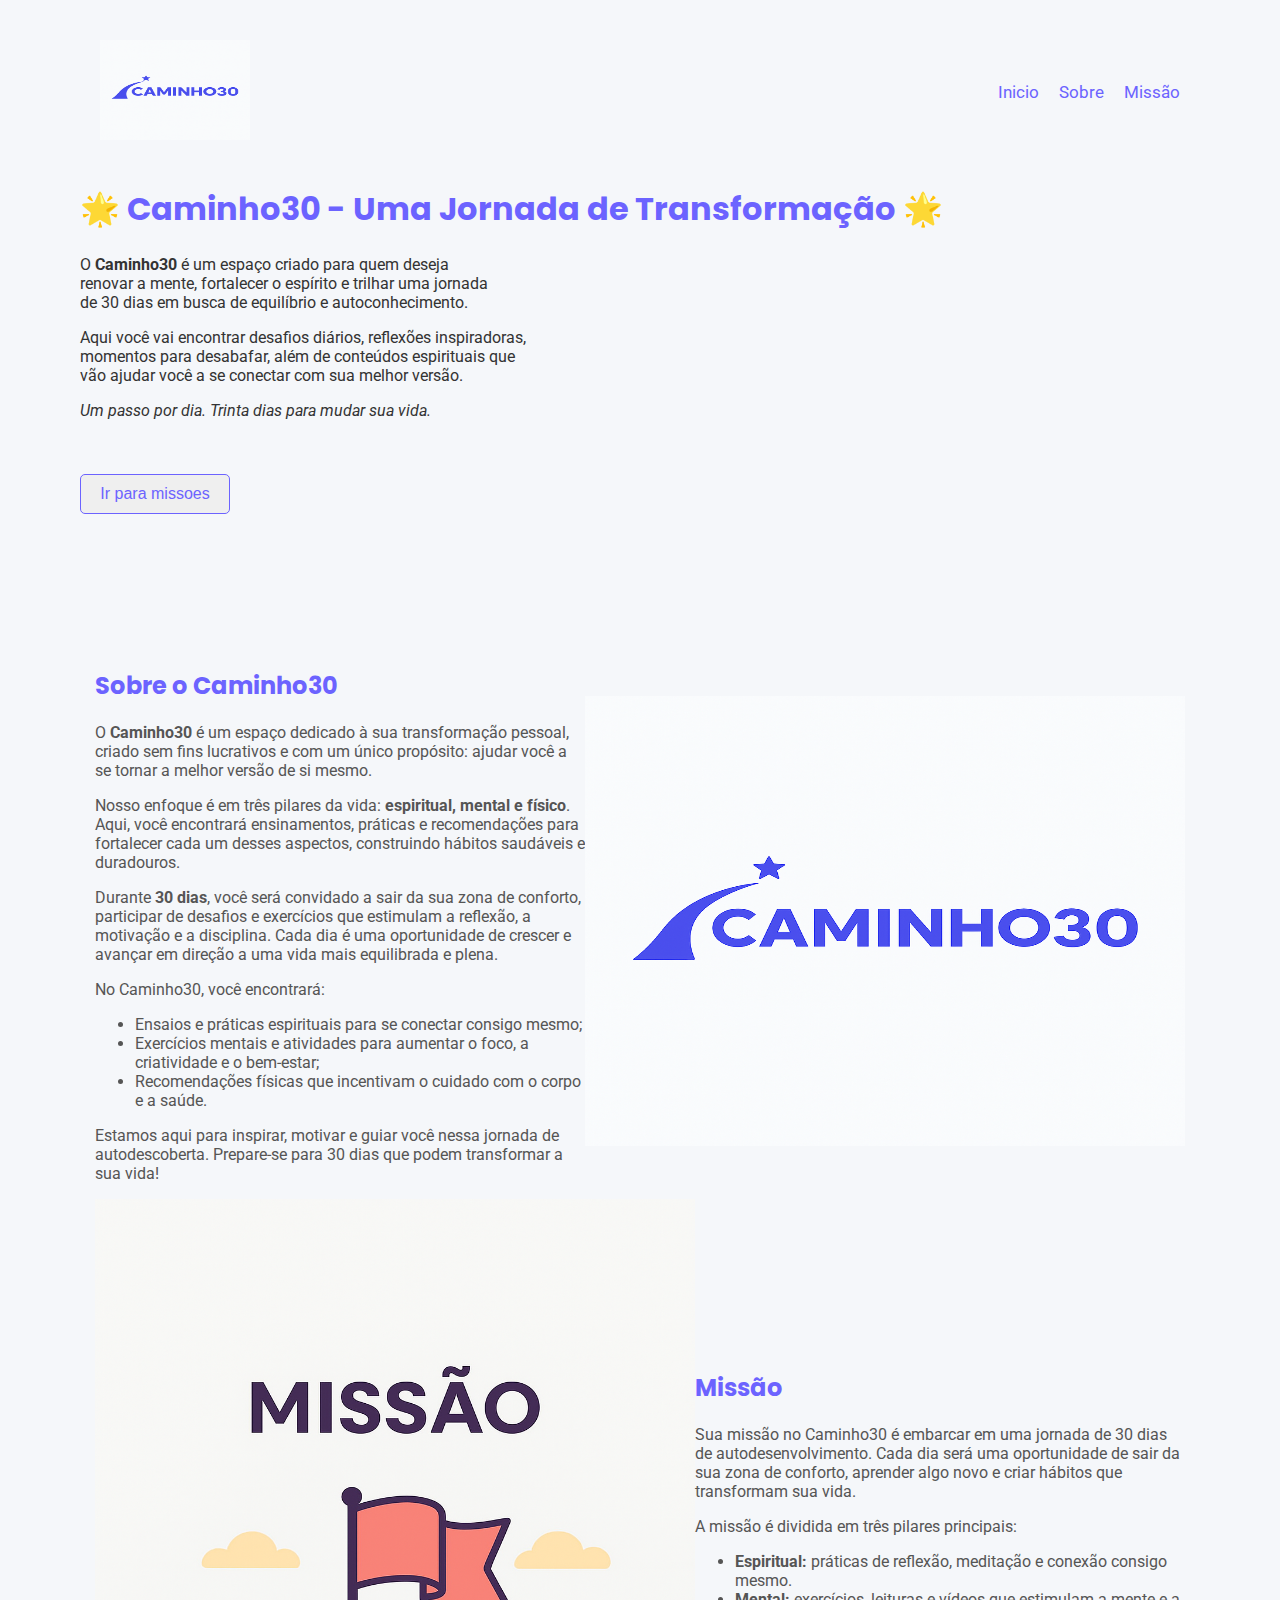
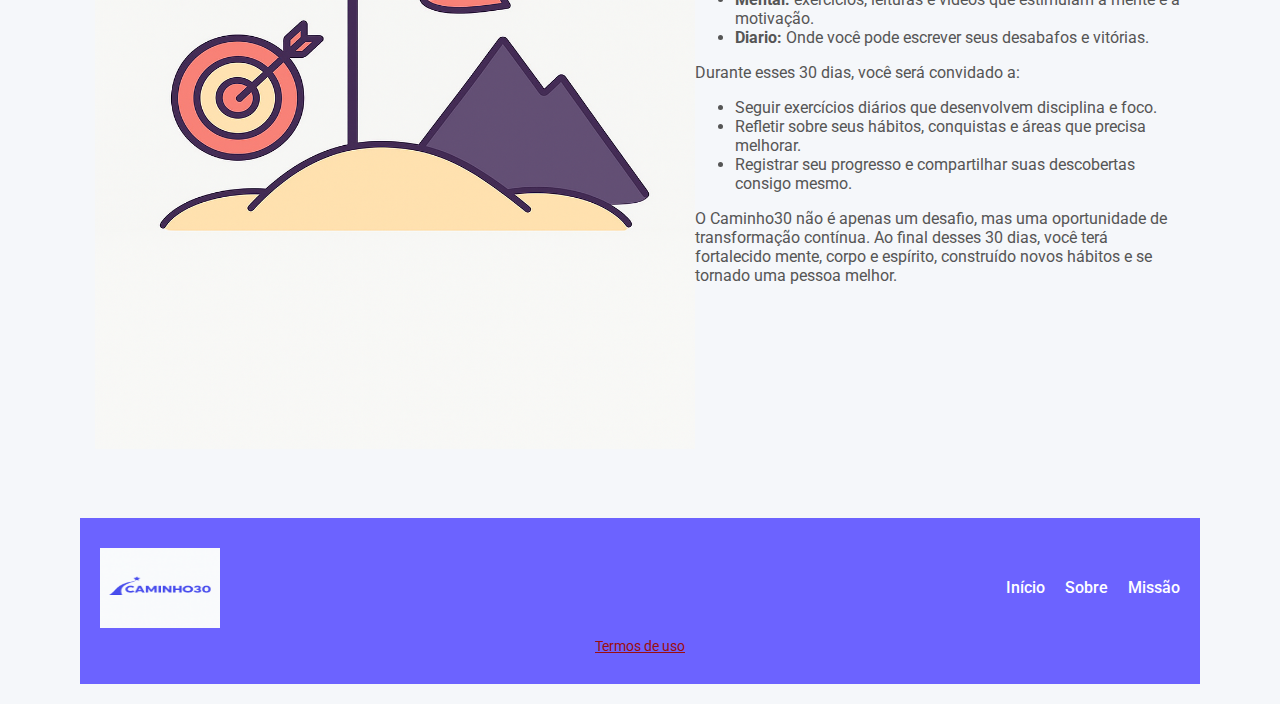
<file: index.html>
<!DOCTYPE html>
<html lang="pt-br">
<head>
    <meta charset="UTF-8">
    <meta name="viewport" content="width=device-width, initial-scale=1.0">
    <title>Caminho30</title>
    <link rel="icon" type="imge/png" href="img/favicon.png">
    <link rel="stylesheet" href="style.css">
</head>
<body>
    <header id="inicio">
     <nav class="navbar">
    <div class="logo">
        <a href="#inicio">
            <img src="img/Logo-caminho30.png" alt="Logo Caminho30" width="150" height="100">
        </a>
    </div>

    <ul class="menu">
        <li><a href="#inicio">Inicio</a></li>
        <li><a href="#sobre">Sobre</a></li>
        <li><a href="#missao">Missão</a></li>
    </ul>

    <div class="hamburger" onclick="document.querySelector('.menu').classList.toggle('open')">
        &#9776;
    </div>
</nav>

        <h1>🌟 Caminho30 - Uma Jornada de Transformação 🌟</h1>
  
  <p>
    O <strong>Caminho30</strong> é um espaço criado para quem deseja <br>
    renovar a mente, fortalecer o espírito e trilhar uma jornada <br>
    de 30 dias em busca de equilíbrio e autoconhecimento.  
  </p>

  <p>
    Aqui você vai encontrar desafios diários, reflexões inspiradoras, <br>
    momentos para desabafar, além de conteúdos espirituais que <br>
    vão ajudar você a se conectar com sua melhor versão.  
  </p>

  <p>
    <em>Um passo por dia. Trinta dias para mudar sua vida.</em>
  </p><br><br>
    <button class="btn-missoes" id="btn-missoes">Ir para missoes</button>
    </header><br>

    <main>
        <div class="dividir-secoes1">
      <section id="sobre">
  <h2>Sobre o Caminho30</h2>
  <p>
    O <strong>Caminho30</strong> é um espaço dedicado à sua transformação pessoal, criado sem fins lucrativos e com um único propósito: ajudar você a se tornar a melhor versão de si mesmo.
  </p>
  <p>
    Nosso enfoque é em três pilares da vida: <strong>espiritual, mental e físico</strong>. Aqui, você encontrará ensinamentos, práticas e recomendações para fortalecer cada um desses aspectos, construindo hábitos saudáveis e duradouros.
  </p>
  <p>
    Durante <strong>30 dias</strong>, você será convidado a sair da sua zona de conforto, participar de desafios e exercícios que estimulam a reflexão, a motivação e a disciplina. Cada dia é uma oportunidade de crescer e avançar em direção a uma vida mais equilibrada e plena.
  </p>
  <p>
    No Caminho30, você encontrará: 
    <ul>
      <li>Ensaios e práticas espirituais para se conectar consigo mesmo;</li>
      <li>Exercícios mentais e atividades para aumentar o foco, a criatividade e o bem-estar;</li>
      <li>Recomendações físicas que incentivam o cuidado com o corpo e a saúde.</li>
    </ul>
  </p>
  <p>
    Estamos aqui para inspirar, motivar e guiar você nessa jornada de autodescoberta. Prepare-se para 30 dias que podem transformar a sua vida!
  </p>
</section><br>
<section class="img">
    <img src="img/Logo-caminho30.png" alt="ggg" width="600px" height="450px">
</section><br>
</div>

<div class="dividir-secoes2">
    <section class="secao-img">
       <img src="img/img-missao.png" alt="foto montanha com bandeira vermelha e alvo, algo relacionado a foto e missão cumprida" width="600px" height="850px"> 
    </section><br>

    <section id="missao">
  <h2>Missão</h2>
  <p>
    Sua missão no Caminho30 é embarcar em uma jornada de 30 dias de autodesenvolvimento. Cada dia será uma oportunidade de sair da sua zona de conforto, aprender algo novo e criar hábitos que transformam sua vida.
  </p>
  
  <p>
    A missão é dividida em três pilares principais:
  </p>

  <ul>
    <li><strong>Espiritual:</strong> práticas de reflexão, meditação e conexão consigo mesmo.</li>
    <li><strong>Mental:</strong> exercícios, leituras e vídeos que estimulam a mente e a motivação.</li>
    <li><strong>Diario:</strong> Onde você pode escrever seus desabafos e vitórias.</li>
  </ul>

  <p>
    Durante esses 30 dias, você será convidado a:
  </p>

  <ul>
    <li>Seguir exercícios diários que desenvolvem disciplina e foco.</li>
    <li>Refletir sobre seus hábitos, conquistas e áreas que precisa melhorar.</li>
    <li>Registrar seu progresso e compartilhar suas descobertas consigo mesmo.</li>
  </ul>

  <p>
    O Caminho30 não é apenas um desafio, mas uma oportunidade de transformação contínua. Ao final desses 30 dias, você terá fortalecido mente, corpo e espírito, construído novos hábitos e se tornado uma pessoa melhor.
  </p>
</section>
   
</div>


    </main>

    <footer>
    <div class="footer-container">
        <div class="footer-logo">
            <img src="img/Logo-caminho30.png" alt="Logo Caminho30" width="120" height="80">
        </div>
        <div class="footer-links">
            <a href="#inicio">Início</a>
            <a href="#sobre">Sobre</a>
            <a href="#missao">Missão</a>
        </div>
        
        <a href="termos-uso.html"  class="footer-termo">Termos de uso</a>
        
        
    </div>
</footer>



<script src="script.js"></script>
</body>
</html>
</file>
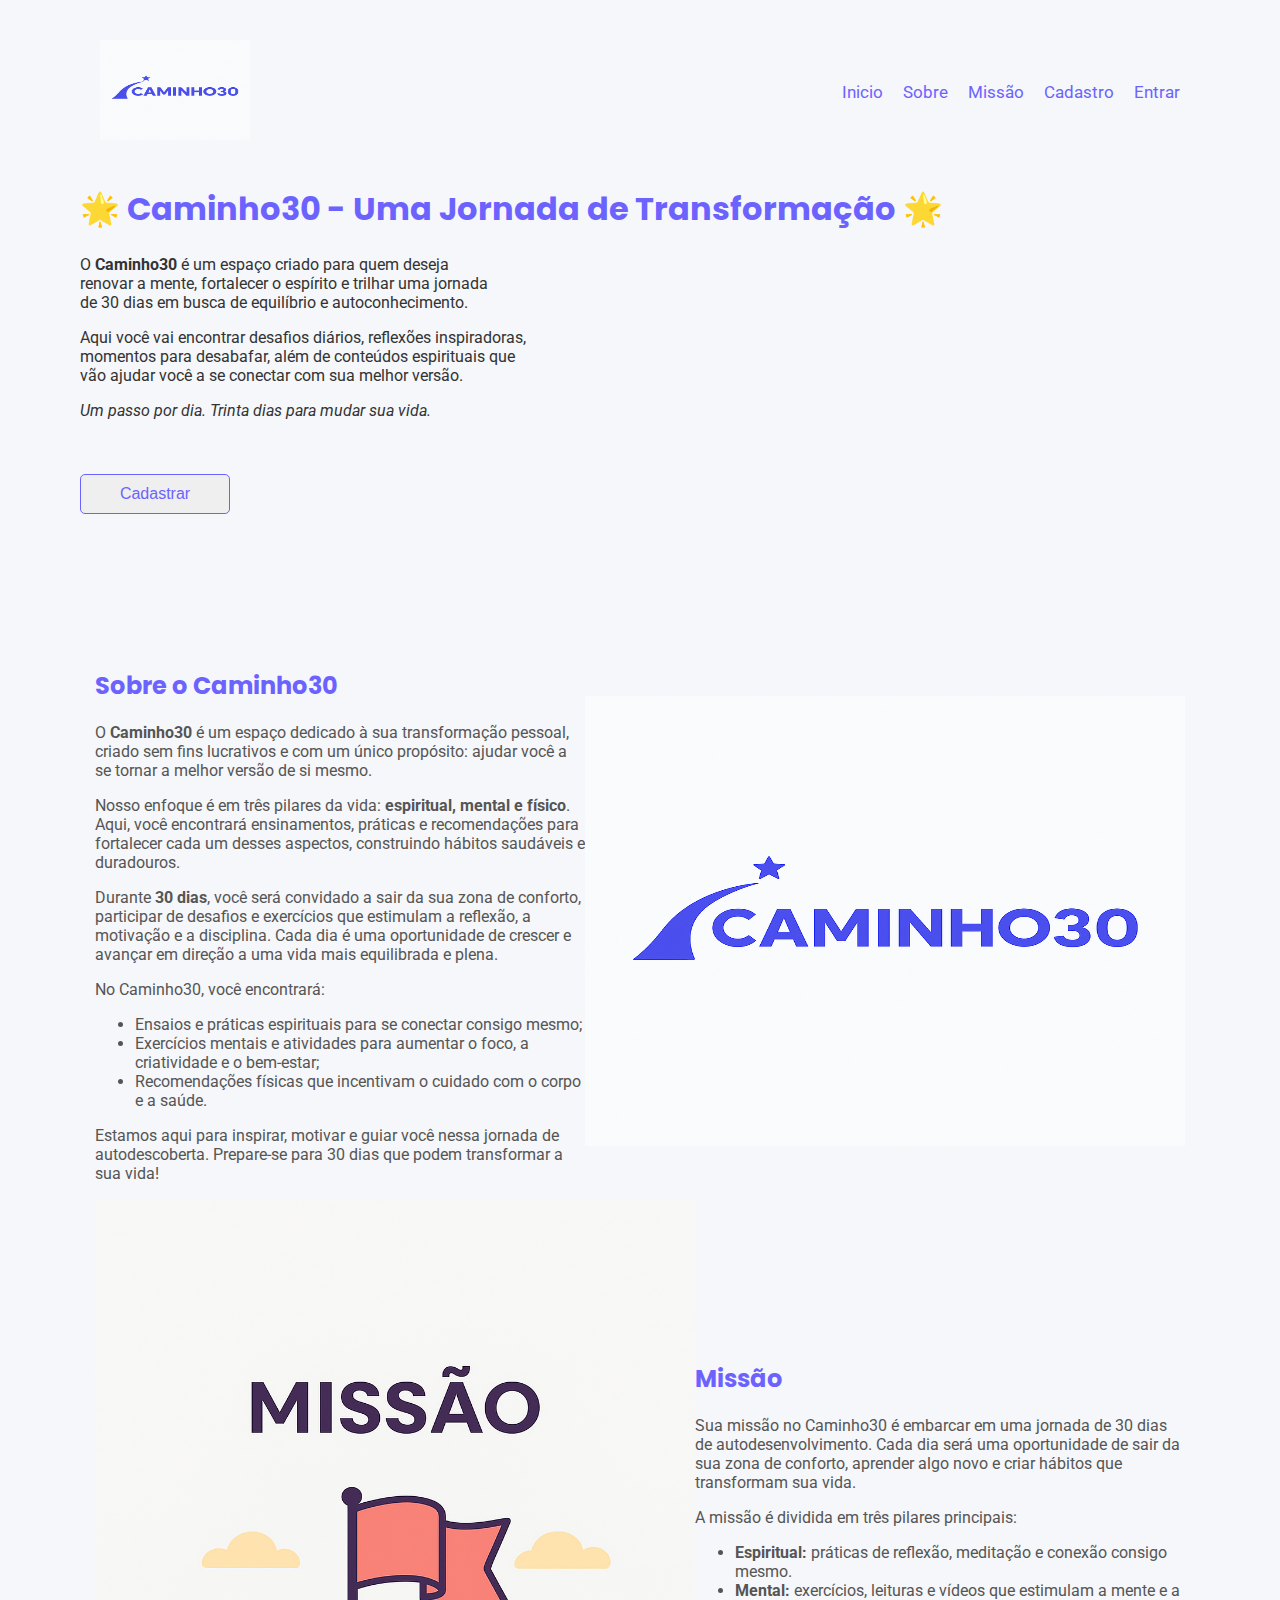
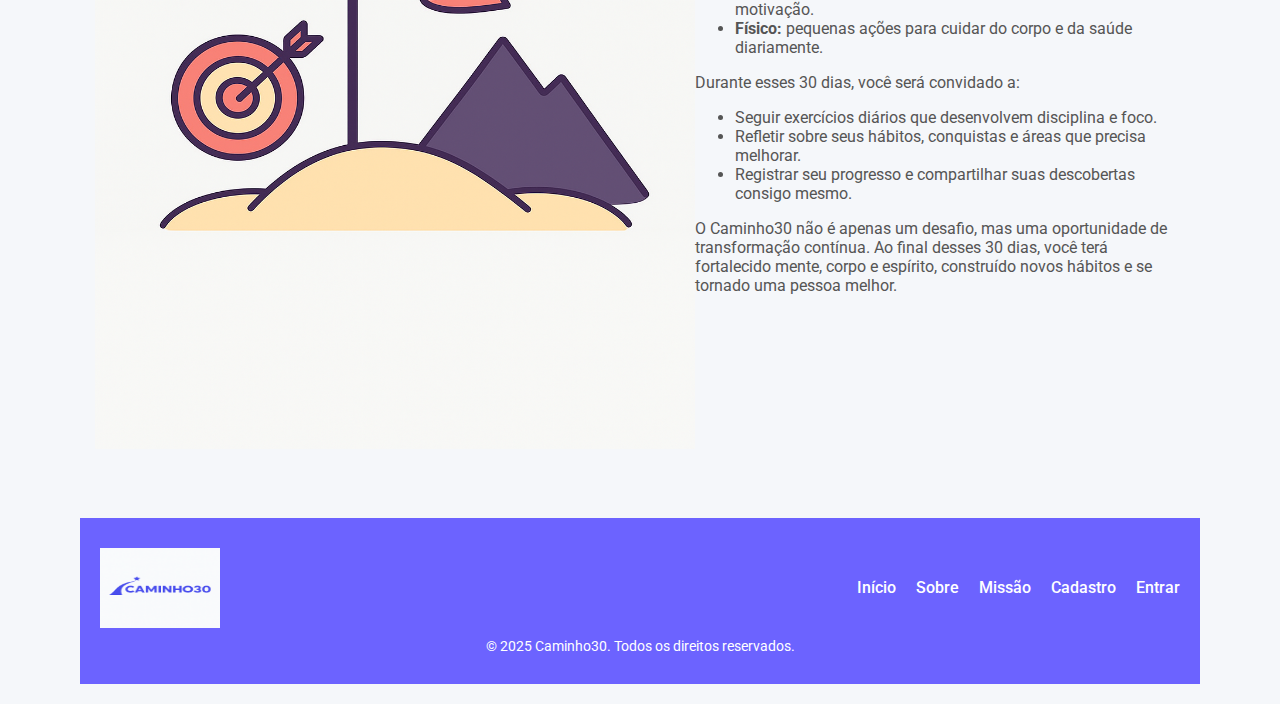
<file: frontend/index.html>
<!DOCTYPE html>
<html lang="pt-br">
<head>
    <meta charset="UTF-8">
    <meta name="viewport" content="width=device-width, initial-scale=1.0">
    <title>Caminho30</title>

    <link rel="stylesheet" href="style.css">
   
    
</head>
<body>
    <header id="inicio">
     <nav class="navbar">
    <div class="logo">
        <a href="#inicio">
            <img src="img/Logo-caminho30.png" alt="Logo Caminho30" width="150" height="100">
        </a>
    </div>

    <ul class="menu">
        <li><a href="#inicio">Inicio</a></li>
        <li><a href="#sobre">Sobre</a></li>
        <li><a href="#missao">Missão</a></li>
        <li><a href="cadastro.html">Cadastro</a></li>
        <li><a href="login.html">Entrar</a></li>
    </ul>

    <div class="hamburger" onclick="document.querySelector('.menu').classList.toggle('open')">
        &#9776;
    </div>
</nav>

        <h1>🌟 Caminho30 - Uma Jornada de Transformação 🌟</h1>
  
  <p>
    O <strong>Caminho30</strong> é um espaço criado para quem deseja <br>
    renovar a mente, fortalecer o espírito e trilhar uma jornada <br>
    de 30 dias em busca de equilíbrio e autoconhecimento.  
  </p>

  <p>
    Aqui você vai encontrar desafios diários, reflexões inspiradoras, <br>
    momentos para desabafar, além de conteúdos espirituais que <br>
    vão ajudar você a se conectar com sua melhor versão.  
  </p>

  <p>
    <em>Um passo por dia. Trinta dias para mudar sua vida.</em>
  </p><br><br>
    <button class="btn-cadastrar" id="btn-cadastrar">Cadastrar</button>
    </header><br>

    <main>
        <div class="dividir-secoes1">
      <section id="sobre">
  <h2>Sobre o Caminho30</h2>
  <p>
    O <strong>Caminho30</strong> é um espaço dedicado à sua transformação pessoal, criado sem fins lucrativos e com um único propósito: ajudar você a se tornar a melhor versão de si mesmo.
  </p>
  <p>
    Nosso enfoque é em três pilares da vida: <strong>espiritual, mental e físico</strong>. Aqui, você encontrará ensinamentos, práticas e recomendações para fortalecer cada um desses aspectos, construindo hábitos saudáveis e duradouros.
  </p>
  <p>
    Durante <strong>30 dias</strong>, você será convidado a sair da sua zona de conforto, participar de desafios e exercícios que estimulam a reflexão, a motivação e a disciplina. Cada dia é uma oportunidade de crescer e avançar em direção a uma vida mais equilibrada e plena.
  </p>
  <p>
    No Caminho30, você encontrará: 
    <ul>
      <li>Ensaios e práticas espirituais para se conectar consigo mesmo;</li>
      <li>Exercícios mentais e atividades para aumentar o foco, a criatividade e o bem-estar;</li>
      <li>Recomendações físicas que incentivam o cuidado com o corpo e a saúde.</li>
    </ul>
  </p>
  <p>
    Estamos aqui para inspirar, motivar e guiar você nessa jornada de autodescoberta. Prepare-se para 30 dias que podem transformar a sua vida!
  </p>
</section><br>
<section class="img">
    <img src="img/Logo-caminho30.png" alt="ggg" width="600px" height="450px">
</section><br>
</div>

<div class="dividir-secoes2">
    <section class="secao-img">
       <img src="img/img-missao.png" alt="foto montanha com bandeira vermelha e alvo, algo relacionado a foto e missão cumprida" width="600px" height="850px"> 
    </section><br>

    <section id="missao">
  <h2>Missão</h2>
  <p>
    Sua missão no Caminho30 é embarcar em uma jornada de 30 dias de autodesenvolvimento. Cada dia será uma oportunidade de sair da sua zona de conforto, aprender algo novo e criar hábitos que transformam sua vida.
  </p>
  
  <p>
    A missão é dividida em três pilares principais:
  </p>

  <ul>
    <li><strong>Espiritual:</strong> práticas de reflexão, meditação e conexão consigo mesmo.</li>
    <li><strong>Mental:</strong> exercícios, leituras e vídeos que estimulam a mente e a motivação.</li>
    <li><strong>Físico:</strong> pequenas ações para cuidar do corpo e da saúde diariamente.</li>
  </ul>

  <p>
    Durante esses 30 dias, você será convidado a:
  </p>

  <ul>
    <li>Seguir exercícios diários que desenvolvem disciplina e foco.</li>
    <li>Refletir sobre seus hábitos, conquistas e áreas que precisa melhorar.</li>
    <li>Registrar seu progresso e compartilhar suas descobertas consigo mesmo.</li>
  </ul>

  <p>
    O Caminho30 não é apenas um desafio, mas uma oportunidade de transformação contínua. Ao final desses 30 dias, você terá fortalecido mente, corpo e espírito, construído novos hábitos e se tornado uma pessoa melhor.
  </p>
</section>
   
</div>


    </main>

    <footer>
    <div class="footer-container">
        <div class="footer-logo">
            <img src="img/Logo-caminho30.png" alt="Logo Caminho30" width="120" height="80">
        </div>
        <div class="footer-links">
            <a href="#inicio">Início</a>
            <a href="#sobre">Sobre</a>
            <a href="#missao">Missão</a>
            <a href="cadastro.html">Cadastro</a>
            <a href="login.html">Entrar</a>
        </div>
        <div class="footer-copy">
            &copy; 2025 Caminho30. Todos os direitos reservados.
        </div>
    </div>
</footer>



<script src="script.js"></script>
</body>
</html>
</file>
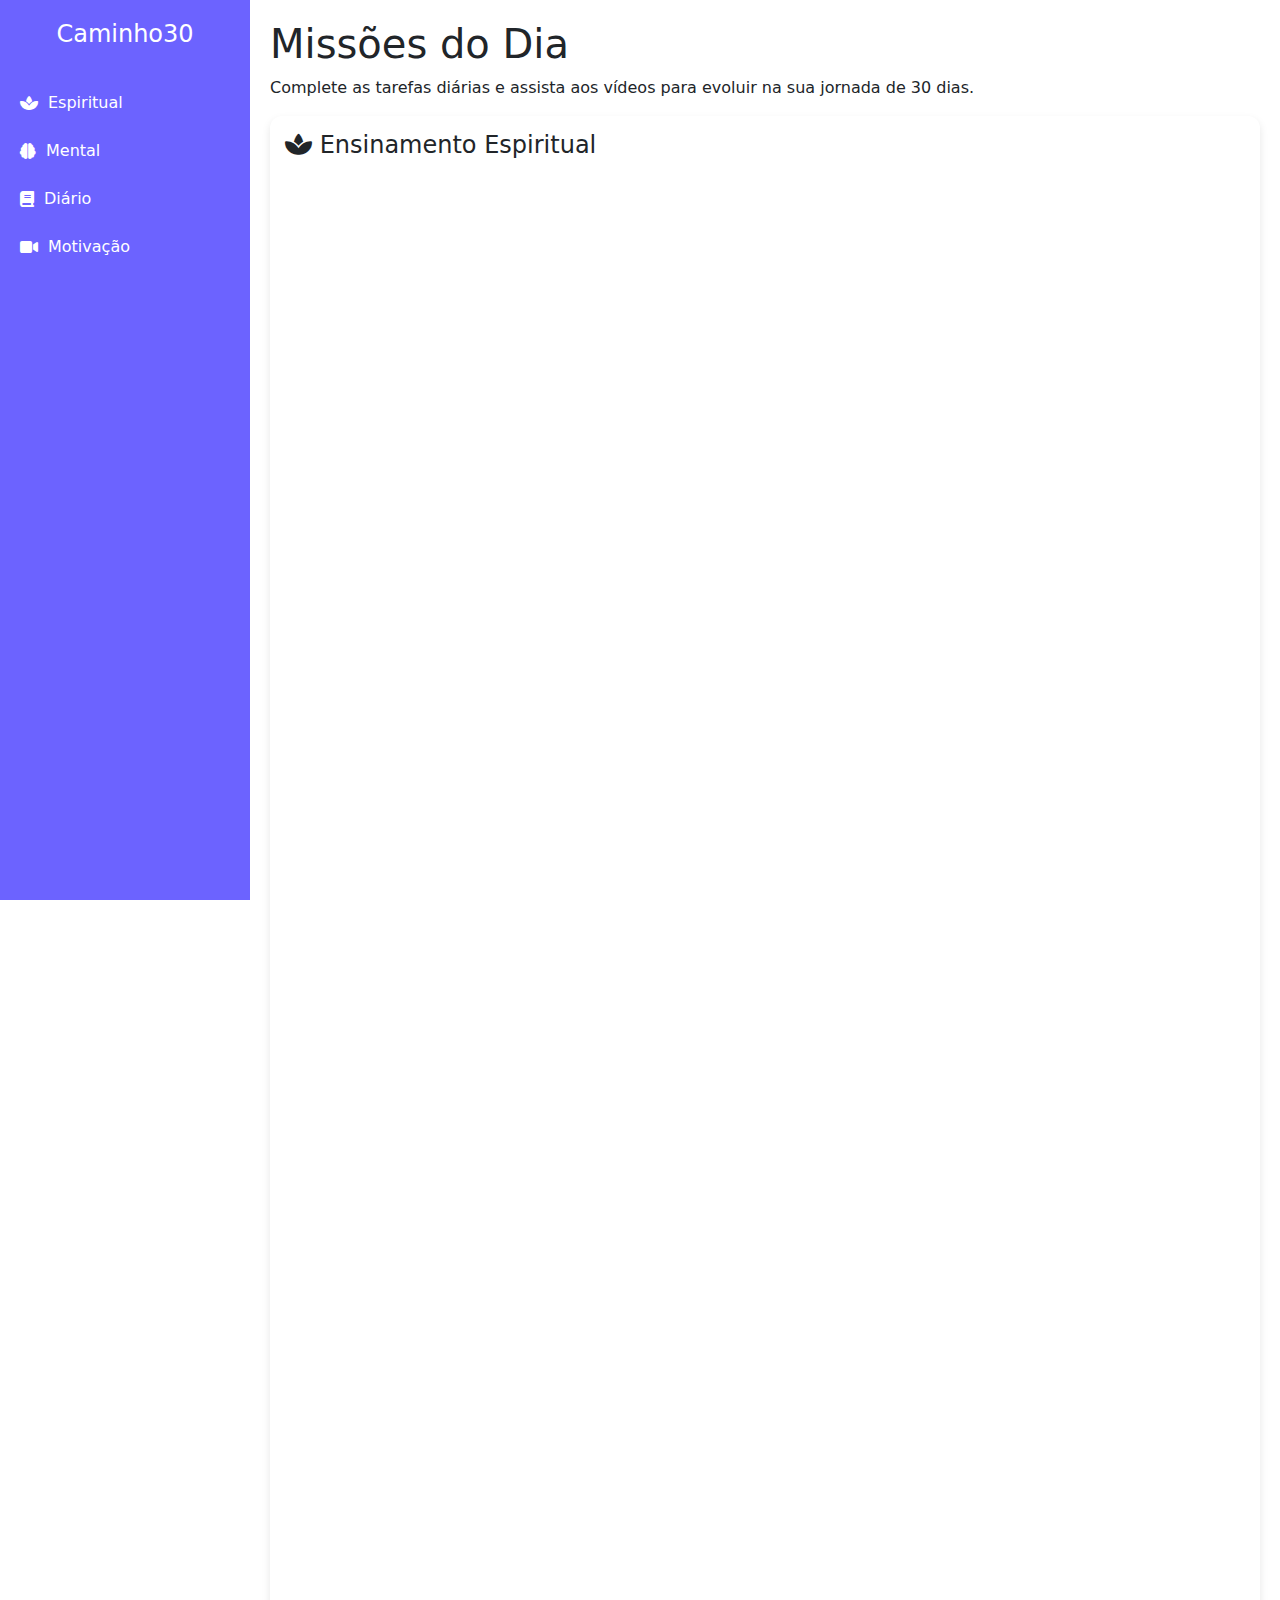
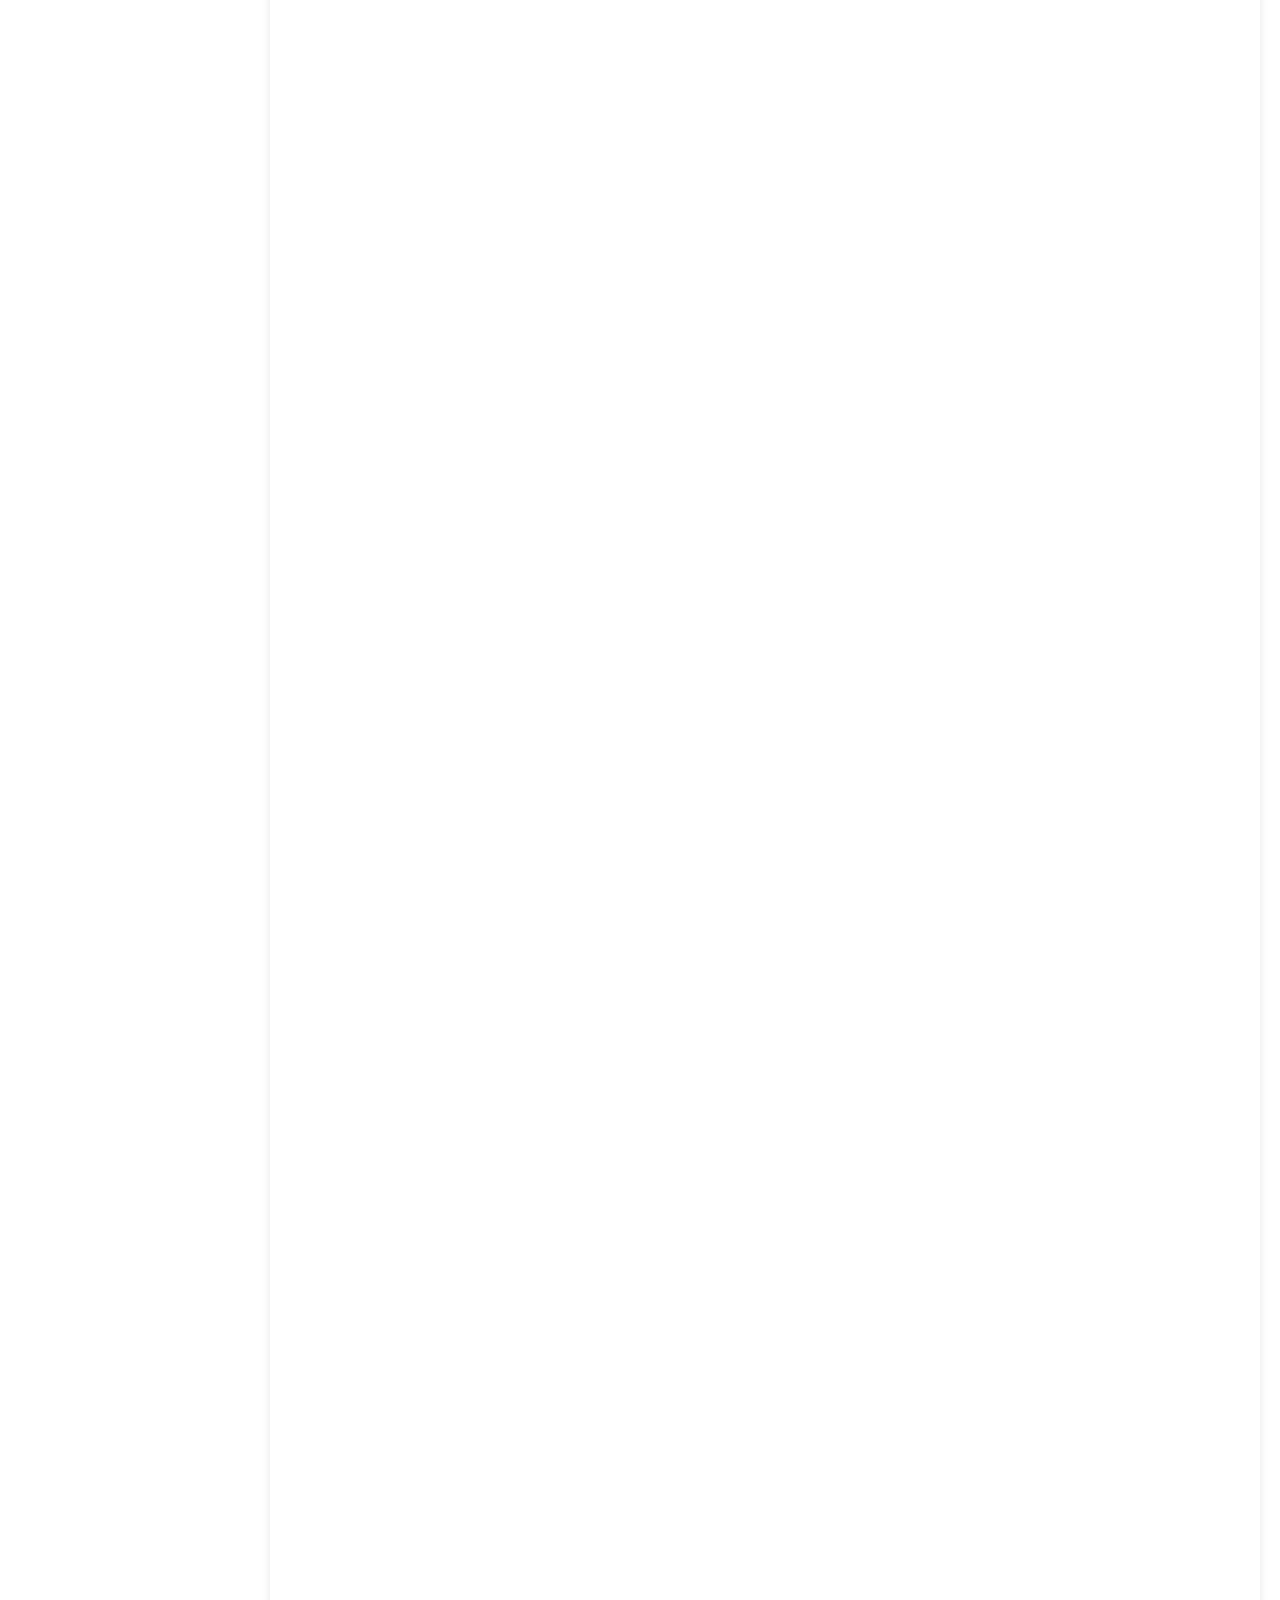
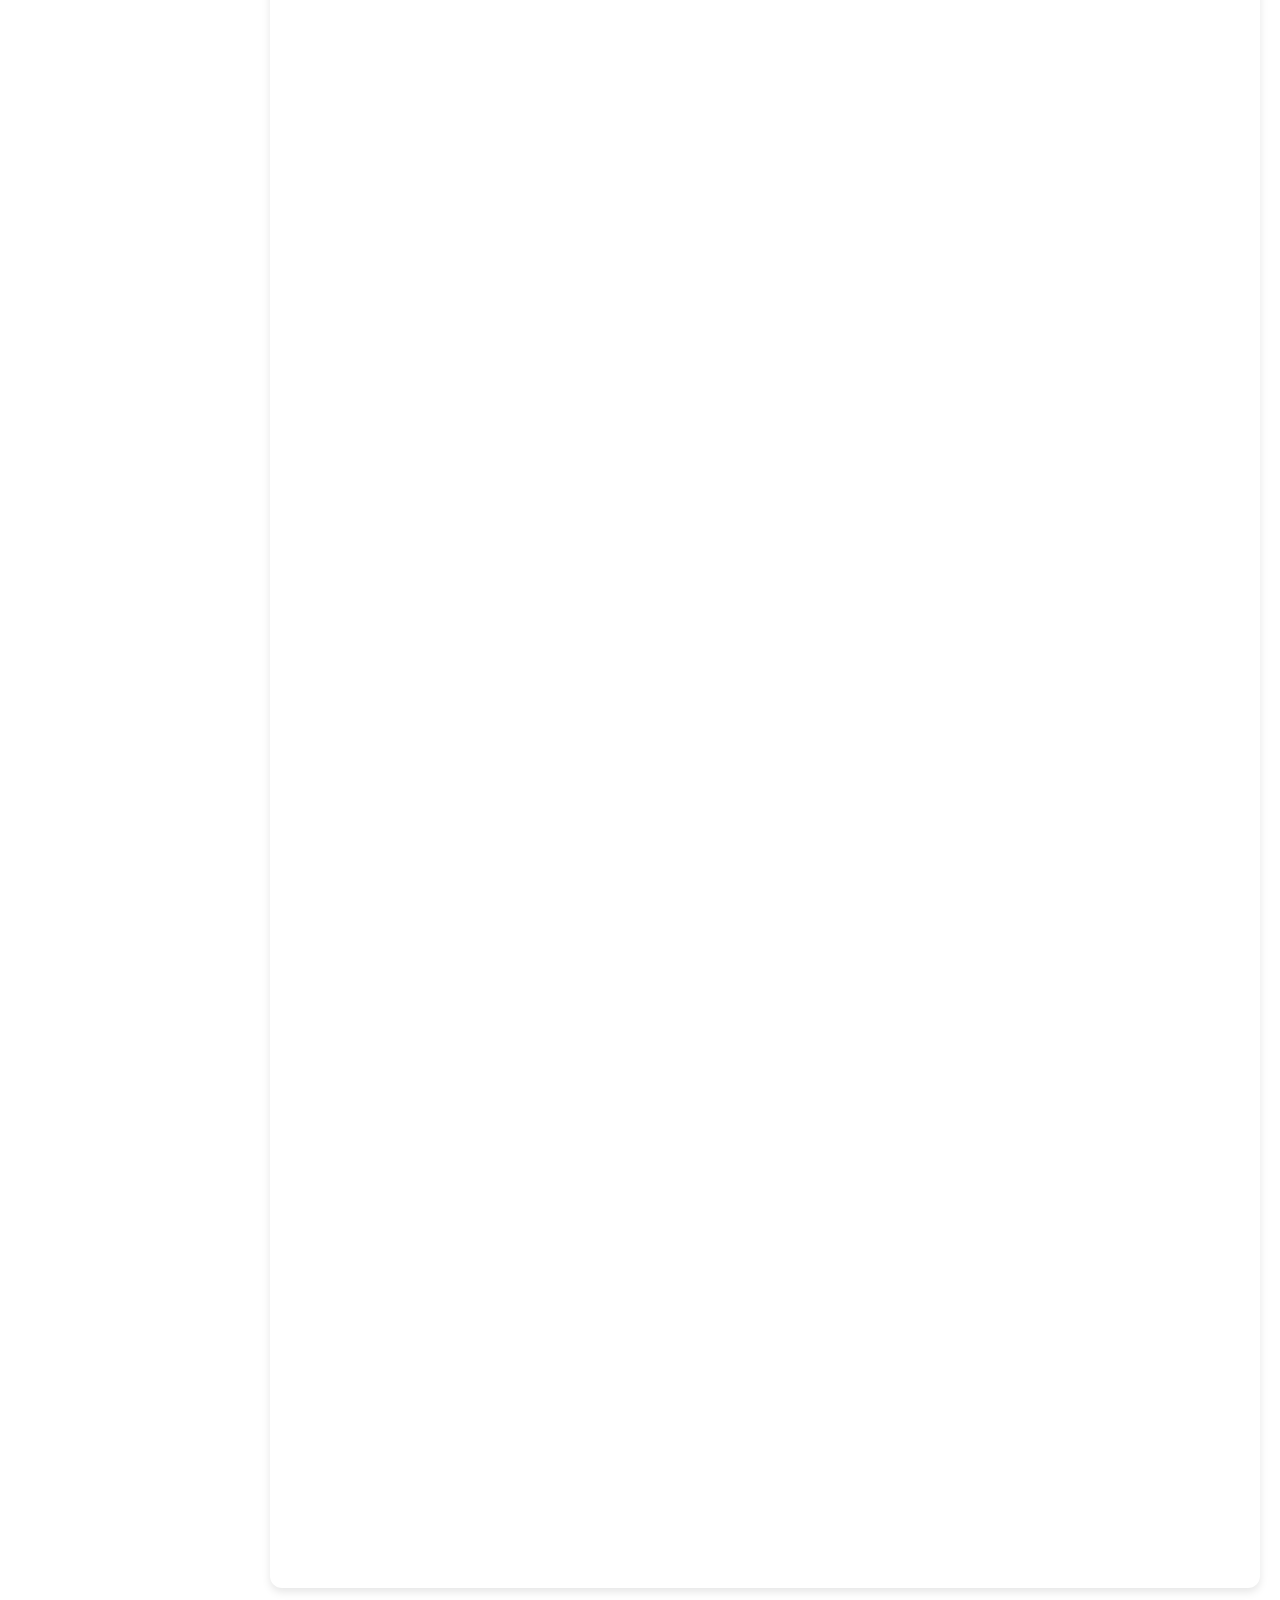
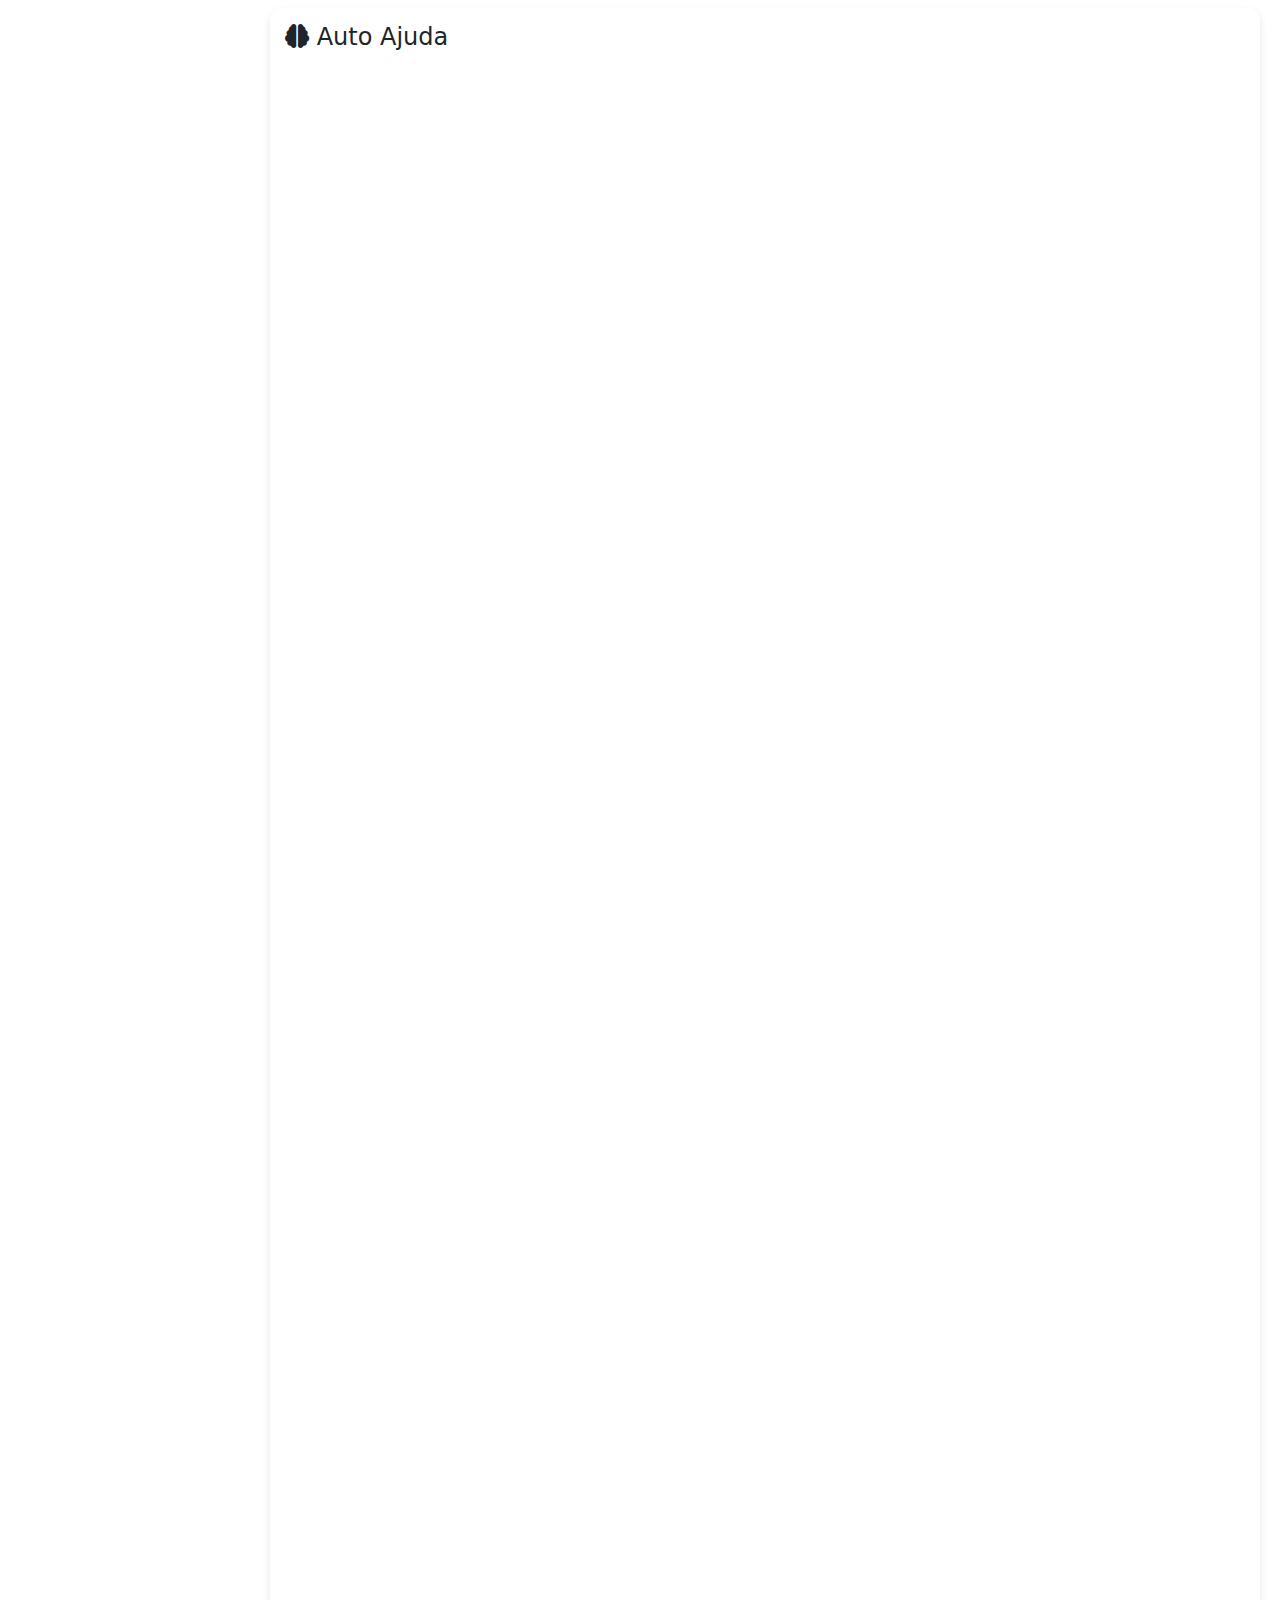
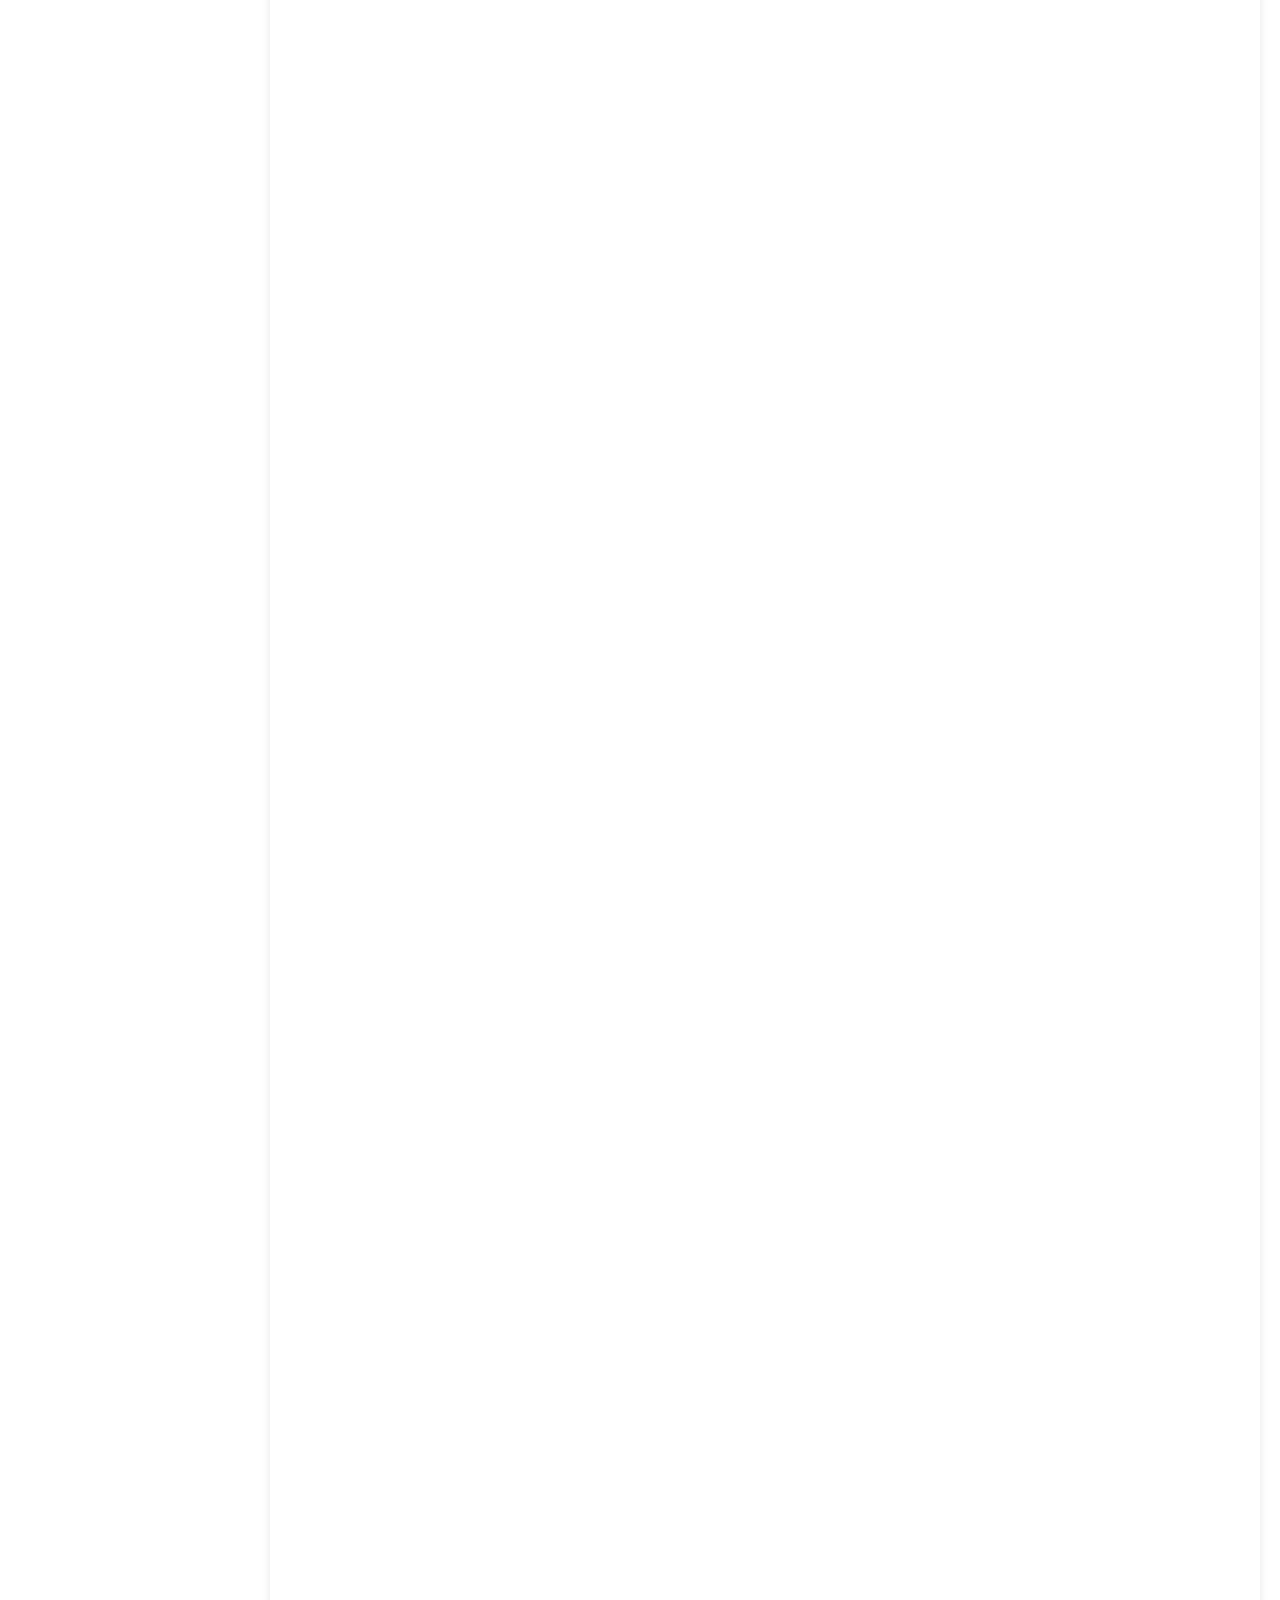
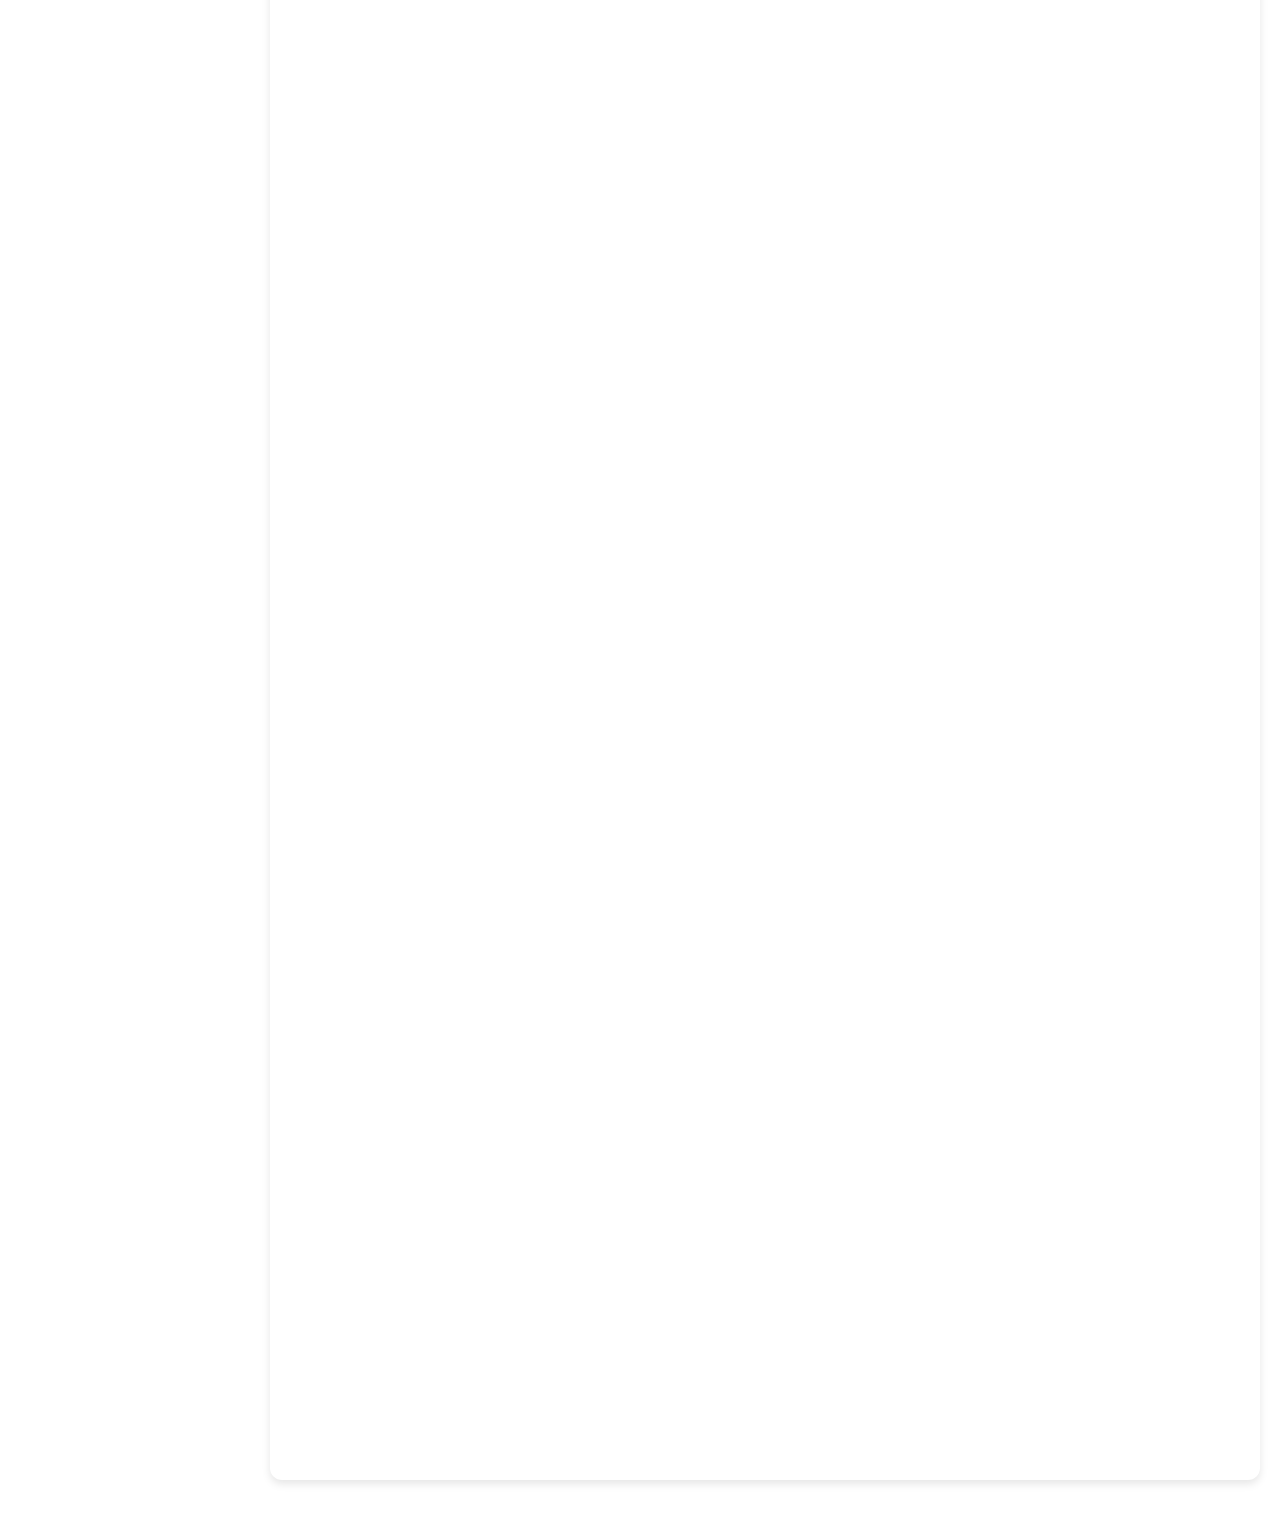
<file: missoes.html>
<!DOCTYPE html>
<html lang="pt-br">
<head>
  <meta charset="UTF-8">
  <meta name="viewport" content="width=device-width, initial-scale=1.0">
  <title>Caminho30 - Missões</title>
  <link rel="stylesheet" href="missoes.css">
  <link rel="icon" type="imge/png" href="img/favicon.png">

  <!-- Bootstrap -->
  <link href="https://cdn.jsdelivr.net/npm/bootstrap@5.3.2/dist/css/bootstrap.min.css" rel="stylesheet">

  <!-- FontAwesome para ícones -->
  <link rel="stylesheet" href="https://cdnjs.cloudflare.com/ajax/libs/font-awesome/6.5.0/css/all.min.css">
</head>
<body>
<!-- Sidebar -->
<div class="sidebar">
  <h2>Caminho30</h2>
  <a href="pilares-missao/missao-espiritual.html"><i class="fa-solid fa-spa"></i> Espiritual</a>
  <a href="pilares-missao/missao-mental.html"><i class="fa-solid fa-brain"></i> Mental</a>
  <a href="pilares-missao/missao-diario.html"><i class="fa-solid fa-book"></i> Diário</a>
  <a href="missoes.html"><i class="fa-solid fa-video"></i> Motivação</a>
</div>

<!-- Conteúdo -->
<div class="content">
  <h1>Missões do Dia</h1>
  <p>Complete as tarefas diárias e assista aos vídeos para evoluir na sua jornada de 30 dias.</p>

  <!-- seção de vídeos espirituais -->
  <div class="video-card">
    <h4><i class="fa-solid fa-spa"></i> Ensinamento Espiritual</h4>

    <!-- 15 vídeos espirituais -->
    <iframe width="560" height="315" src="https://www.youtube.com/embed/NjMjEPMesv4?si=zD02F5SL5qSeQinR" title="YouTube video player" frameborder="0" allow="accelerometer; autoplay; clipboard-write; encrypted-media; gyroscope; picture-in-picture; web-share" referrerpolicy="strict-origin-when-cross-origin" allowfullscreen></iframe>
    <iframe width="560" height="315" src="https://www.youtube.com/embed/7o7fiazbhPw?si=XJc7UdKAK4fBQ2nL" title="YouTube video player" frameborder="0" allow="accelerometer; autoplay; clipboard-write; encrypted-media; gyroscope; picture-in-picture; web-share" referrerpolicy="strict-origin-when-cross-origin" allowfullscreen></iframe>
    <iframe width="560" height="315" src="https://www.youtube.com/embed/R4jKnP3z4gI?si=Q_oeH1BJ7MDcHYic" title="YouTube video player" frameborder="0" allow="accelerometer; autoplay; clipboard-write; encrypted-media; gyroscope; picture-in-picture; web-share" referrerpolicy="strict-origin-when-cross-origin" allowfullscreen></iframe>
    <iframe width="560" height="315" src="https://www.youtube.com/embed/4zBhoqekSAs?si=9bcM-s_XyE6O6J1j" title="YouTube video player" frameborder="0" allow="accelerometer; autoplay; clipboard-write; encrypted-media; gyroscope; picture-in-picture; web-share" referrerpolicy="strict-origin-when-cross-origin" allowfullscreen></iframe>
    <iframe width="560" height="315" src="https://www.youtube.com/embed/I6DZnVlUMf4?si=2EMsBfu3DzKEO2Kc" title="YouTube video player" frameborder="0" allow="accelerometer; autoplay; clipboard-write; encrypted-media; gyroscope; picture-in-picture; web-share" referrerpolicy="strict-origin-when-cross-origin" allowfullscreen></iframe>
    <iframe width="560" height="315" src="https://www.youtube.com/embed/fmsAqGy2pCM?si=rRxOScvL9DZG8FK1" title="YouTube video player" frameborder="0" allow="accelerometer; autoplay; clipboard-write; encrypted-media; gyroscope; picture-in-picture; web-share" referrerpolicy="strict-origin-when-cross-origin" allowfullscreen></iframe>
    <iframe width="560" height="315" src="https://www.youtube.com/embed/unkTR_SO6Y4?si=Q5ZunwvWsg__kxLD" title="YouTube video player" frameborder="0" allow="accelerometer; autoplay; clipboard-write; encrypted-media; gyroscope; picture-in-picture; web-share" referrerpolicy="strict-origin-when-cross-origin" allowfullscreen></iframe>
    <iframe width="560" height="315" src="https://www.youtube.com/embed/0kCsHWFsrxk?si=sQKBqQ0rRoiNU3z5" title="YouTube video player" frameborder="0" allow="accelerometer; autoplay; clipboard-write; encrypted-media; gyroscope; picture-in-picture; web-share" referrerpolicy="strict-origin-when-cross-origin" allowfullscreen></iframe>
    <iframe width="560" height="315" src="https://www.youtube.com/embed/wCjL8FUV2-s?si=AT_eTv0YhJzrfZml" title="YouTube video player" frameborder="0" allow="accelerometer; autoplay; clipboard-write; encrypted-media; gyroscope; picture-in-picture; web-share" referrerpolicy="strict-origin-when-cross-origin" allowfullscreen></iframe>
    <iframe width="560" height="315" src="https://www.youtube.com/embed/yBKmCy5HKxM?si=VvoKnOAcXhWPKsCI" title="YouTube video player" frameborder="0" allow="accelerometer; autoplay; clipboard-write; encrypted-media; gyroscope; picture-in-picture; web-share" referrerpolicy="strict-origin-when-cross-origin" allowfullscreen></iframe>
    <iframe width="560" height="315" src="https://www.youtube.com/embed/Z1y3Alas8Zs?si=25I53-2qr5RvR5sr" title="YouTube video player" frameborder="0" allow="accelerometer; autoplay; clipboard-write; encrypted-media; gyroscope; picture-in-picture; web-share" referrerpolicy="strict-origin-when-cross-origin" allowfullscreen></iframe>
    <iframe width="560" height="315" src="https://www.youtube.com/embed/C7Vzsk2r21Q?si=v5Iwy_T48K1BX-2w" title="YouTube video player" frameborder="0" allow="accelerometer; autoplay; clipboard-write; encrypted-media; gyroscope; picture-in-picture; web-share" referrerpolicy="strict-origin-when-cross-origin" allowfullscreen></iframe>
    <iframe width="560" height="315" src="https://www.youtube.com/embed/wUqm0DkSt4o?si=9Zt_4jORP2oP4vGW" title="YouTube video player" frameborder="0" allow="accelerometer; autoplay; clipboard-write; encrypted-media; gyroscope; picture-in-picture; web-share" referrerpolicy="strict-origin-when-cross-origin" allowfullscreen></iframe>
    <iframe width="560" height="315" src="https://www.youtube.com/embed/s-Vr0Vdbp1k?si=nas100ZtRW24Ehbb" title="YouTube video player" frameborder="0" allow="accelerometer; autoplay; clipboard-write; encrypted-media; gyroscope; picture-in-picture; web-share" referrerpolicy="strict-origin-when-cross-origin" allowfullscreen></iframe>
    <iframe width="560" height="315" src="https://www.youtube.com/embed/MoabZyfEVmU?si=cpE1AUArLSlIkhgE" title="YouTube video player" frameborder="0" allow="accelerometer; autoplay; clipboard-write; encrypted-media; gyroscope; picture-in-picture; web-share" referrerpolicy="strict-origin-when-cross-origin" allowfullscreen></iframe>
  </div>

  <!-- seção de vídeos de autoajuda -->
  <div class="video-card">
    <h4><i class="fa-solid fa-brain"></i> Auto Ajuda</h4>

    <!-- 15 vídeos de autoajuda -->
    <iframe width="560" height="315" src="https://www.youtube.com/embed/DZuIjwM38xg?si=yeWnxpK3bxHNwaHs" title="YouTube video player" frameborder="0" allow="accelerometer; autoplay; clipboard-write; encrypted-media; gyroscope; picture-in-picture; web-share" referrerpolicy="strict-origin-when-cross-origin" allowfullscreen></iframe>
    <iframe width="560" height="315" src="https://www.youtube.com/embed/xByWxhXkVZU?si=8_0jcSmxSwCeZwfC" title="YouTube video player" frameborder="0" allow="accelerometer; autoplay; clipboard-write; encrypted-media; gyroscope; picture-in-picture; web-share" referrerpolicy="strict-origin-when-cross-origin" allowfullscreen></iframe>
    <iframe width="560" height="315" src="https://www.youtube.com/embed/Pot8ktak30Y?si=ISULGsWRn20ghy1x" title="YouTube video player" frameborder="0" allow="accelerometer; autoplay; clipboard-write; encrypted-media; gyroscope; picture-in-picture; web-share" referrerpolicy="strict-origin-when-cross-origin" allowfullscreen></iframe>
    <iframe width="560" height="315" src="https://www.youtube.com/embed/bg8yyVGD24g?si=tVmbwbjNfZtTKMw6" title="YouTube video player" frameborder="0" allow="accelerometer; autoplay; clipboard-write; encrypted-media; gyroscope; picture-in-picture; web-share" referrerpolicy="strict-origin-when-cross-origin" allowfullscreen></iframe>
    <iframe width="560" height="315" src="https://www.youtube.com/embed/1c1fZAzXGMM?si=9jhAkwrVFe7_05iW" title="YouTube video player" frameborder="0" allow="accelerometer; autoplay; clipboard-write; encrypted-media; gyroscope; picture-in-picture; web-share" referrerpolicy="strict-origin-when-cross-origin" allowfullscreen></iframe>
    <iframe width="560" height="315" src="https://www.youtube.com/embed/QFP6W8JMKVk?si=q8mgDSY8mFR3p5CO" title="YouTube video player" frameborder="0" allow="accelerometer; autoplay; clipboard-write; encrypted-media; gyroscope; picture-in-picture; web-share" referrerpolicy="strict-origin-when-cross-origin" allowfullscreen></iframe>
    <iframe width="560" height="315" src="https://www.youtube.com/embed/yYIu3Pfv6cE?si=LltaPKriuK6u6dsk" title="YouTube video player" frameborder="0" allow="accelerometer; autoplay; clipboard-write; encrypted-media; gyroscope; picture-in-picture; web-share" referrerpolicy="strict-origin-when-cross-origin" allowfullscreen></iframe>
    <iframe width="560" height="315" src="https://www.youtube.com/embed/azLwakb5qTg?si=MZWg-n5owWvX5JW3" title="YouTube video player" frameborder="0" allow="accelerometer; autoplay; clipboard-write; encrypted-media; gyroscope; picture-in-picture; web-share" referrerpolicy="strict-origin-when-cross-origin" allowfullscreen></iframe>
    <iframe width="560" height="315" src="https://www.youtube.com/embed/0ZMi5MCJFs0?si=wK5xPTprdjP07efq" title="YouTube video player" frameborder="0" allow="accelerometer; autoplay; clipboard-write; encrypted-media; gyroscope; picture-in-picture; web-share" referrerpolicy="strict-origin-when-cross-origin" allowfullscreen></iframe>
    <iframe width="560" height="315" src="https://www.youtube.com/embed/kgtQdN_DUG4?si=MJmMKUXSUgBCxXyB" title="YouTube video player" frameborder="0" allow="accelerometer; autoplay; clipboard-write; encrypted-media; gyroscope; picture-in-picture; web-share" referrerpolicy="strict-origin-when-cross-origin" allowfullscreen></iframe>
    <iframe width="560" height="315" src="https://www.youtube.com/embed/ajlJqLYeDPE?si=UgWGK_LHHS49Br7-" title="YouTube video player" frameborder="0" allow="accelerometer; autoplay; clipboard-write; encrypted-media; gyroscope; picture-in-picture; web-share" referrerpolicy="strict-origin-when-cross-origin" allowfullscreen></iframe>
    <iframe width="560" height="315" src="https://www.youtube.com/embed/zPvuphuFWS0?si=tQQVuRR7kAi8Bh5I" title="YouTube video player" frameborder="0" allow="accelerometer; autoplay; clipboard-write; encrypted-media; gyroscope; picture-in-picture; web-share" referrerpolicy="strict-origin-when-cross-origin" allowfullscreen></iframe>
    <iframe width="560" height="315" src="https://www.youtube.com/embed/lXj9o0ZLMrc?si=o3Mit86AGs3vDB6Y" title="YouTube video player" frameborder="0" allow="accelerometer; autoplay; clipboard-write; encrypted-media; gyroscope; picture-in-picture; web-share" referrerpolicy="strict-origin-when-cross-origin" allowfullscreen></iframe>
    <iframe width="560" height="315" src="https://www.youtube.com/embed/2GV_JDY5NOQ?si=J3SkJgywEYD-soA9" title="YouTube video player" frameborder="0" allow="accelerometer; autoplay; clipboard-write; encrypted-media; gyroscope; picture-in-picture; web-share" referrerpolicy="strict-origin-when-cross-origin" allowfullscreen></iframe>
    <iframe width="560" height="315" src="https://www.youtube.com/embed/c8IC66s47_4?si=yBcD2hvLI2M5EAuw" title="YouTube video player" frameborder="0" allow="accelerometer; autoplay; clipboard-write; encrypted-media; gyroscope; picture-in-picture; web-share" referrerpolicy="strict-origin-when-cross-origin" allowfullscreen></iframe>
  </div>
</div>


</body>
</html>
</file>
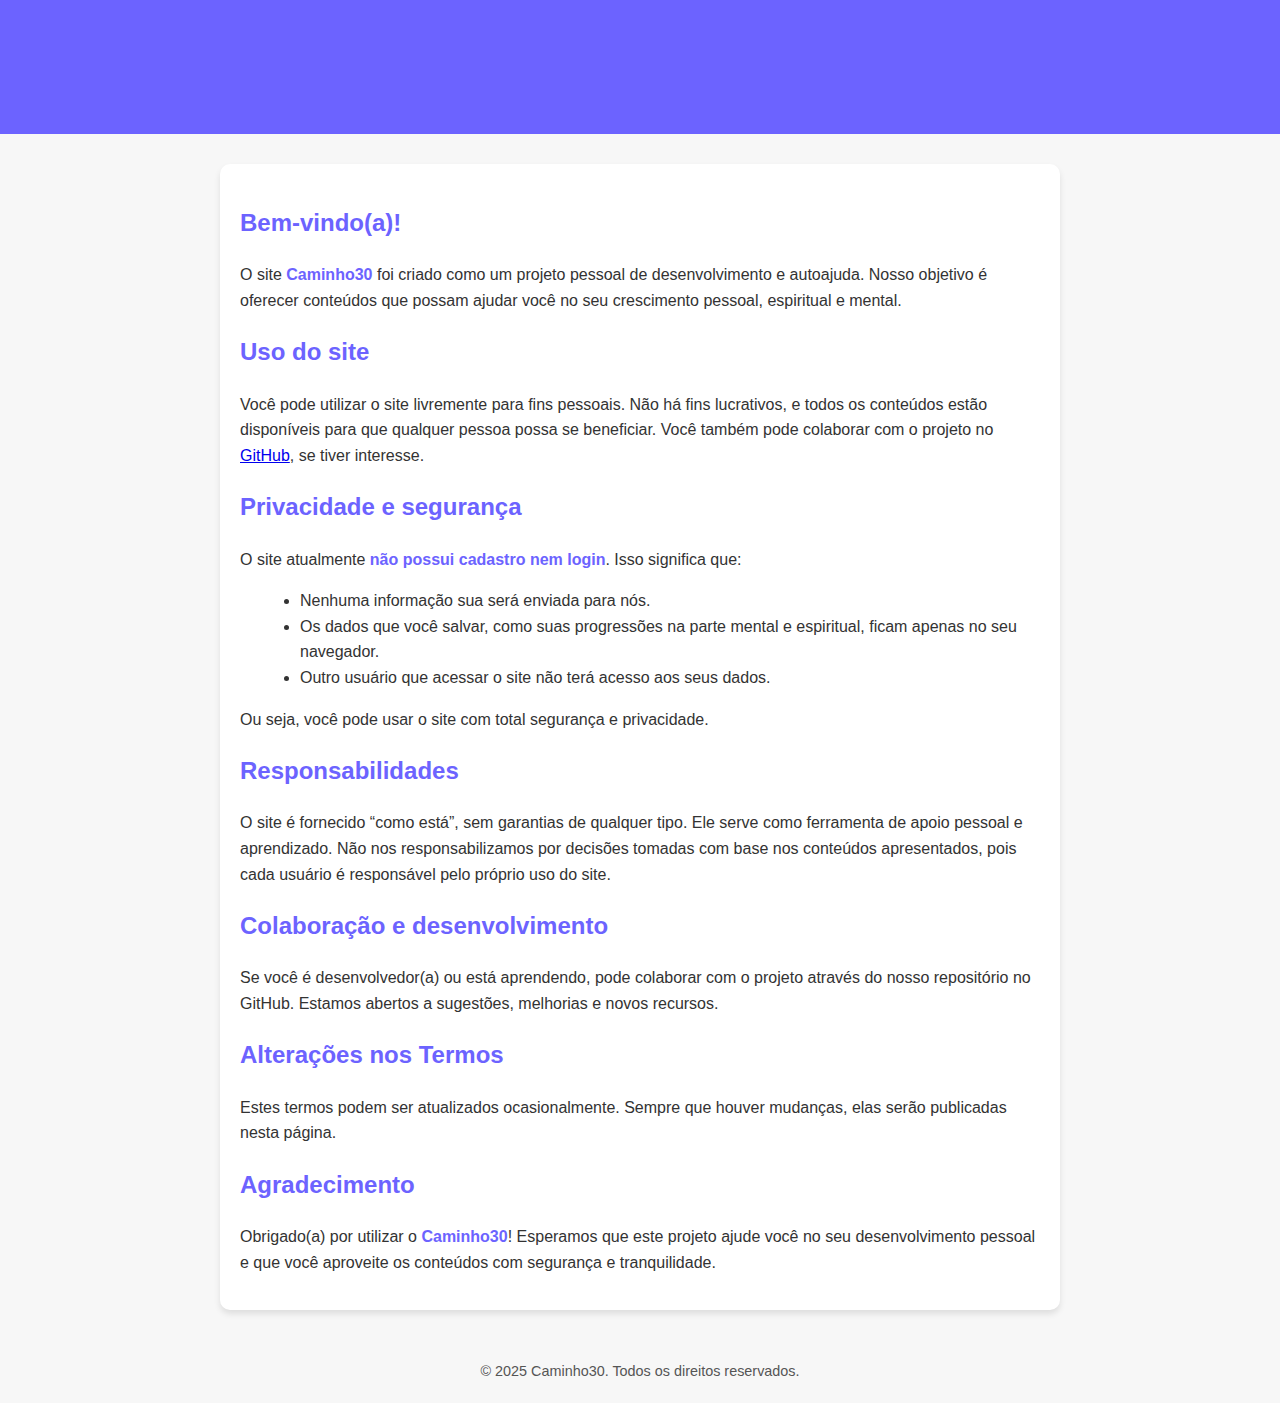
<file: termos-uso.html>
<!DOCTYPE html>
<html lang="pt-BR">
<head>
  <meta charset="UTF-8">
  <meta name="viewport" content="width=device-width, initial-scale=1.0">
  <title>Termos de Uso - Caminho30</title>
   <link rel="stylesheet" href="termos-uso.css">
   <link rel="icon" type="imge/png" href="img/favicon.png">
</head>
<body>
  <header>
    <h1>Termos de Uso - Caminho30</h1>
  </header>

  <main>
    <h2>Bem-vindo(a)!</h2>
    <p>O site <span class="highlight">Caminho30</span> foi criado como um projeto pessoal de desenvolvimento e autoajuda. Nosso objetivo é oferecer conteúdos que possam ajudar você no seu crescimento pessoal, espiritual e mental.</p>

    <h2>Uso do site</h2>
    <p>Você pode utilizar o site livremente para fins pessoais. Não há fins lucrativos, e todos os conteúdos estão disponíveis para que qualquer pessoa possa se beneficiar. Você também pode colaborar com o projeto no <a href="https://github.com/moisesvinicius404/caminho30" target="_blank">GitHub</a>, se tiver interesse.</p>

    <h2>Privacidade e segurança</h2>
    <p>O site atualmente <span class="highlight">não possui cadastro nem login</span>. Isso significa que:</p>
    <ul>
      <li>Nenhuma informação sua será enviada para nós.</li>
      <li>Os dados que você salvar, como suas progressões na parte mental e espiritual, ficam apenas no seu navegador.</li>
      <li>Outro usuário que acessar o site não terá acesso aos seus dados.</li>
    </ul>
    <p>Ou seja, você pode usar o site com total segurança e privacidade.</p>

    <h2>Responsabilidades</h2>
    <p>O site é fornecido “como está”, sem garantias de qualquer tipo. Ele serve como ferramenta de apoio pessoal e aprendizado. Não nos responsabilizamos por decisões tomadas com base nos conteúdos apresentados, pois cada usuário é responsável pelo próprio uso do site.</p>

    <h2>Colaboração e desenvolvimento</h2>
    <p>Se você é desenvolvedor(a) ou está aprendendo, pode colaborar com o projeto através do nosso repositório no GitHub. Estamos abertos a sugestões, melhorias e novos recursos.</p>

    <h2>Alterações nos Termos</h2>
    <p>Estes termos podem ser atualizados ocasionalmente. Sempre que houver mudanças, elas serão publicadas nesta página.</p>

    <h2>Agradecimento</h2>
    <p>Obrigado(a) por utilizar o <span class="highlight">Caminho30</span>! Esperamos que este projeto ajude você no seu desenvolvimento pessoal e que você aproveite os conteúdos com segurança e tranquilidade.</p>
  </main>

  <footer>
    &copy; 2025 Caminho30. Todos os direitos reservados.
  </footer>
</body>
</html>
</file>
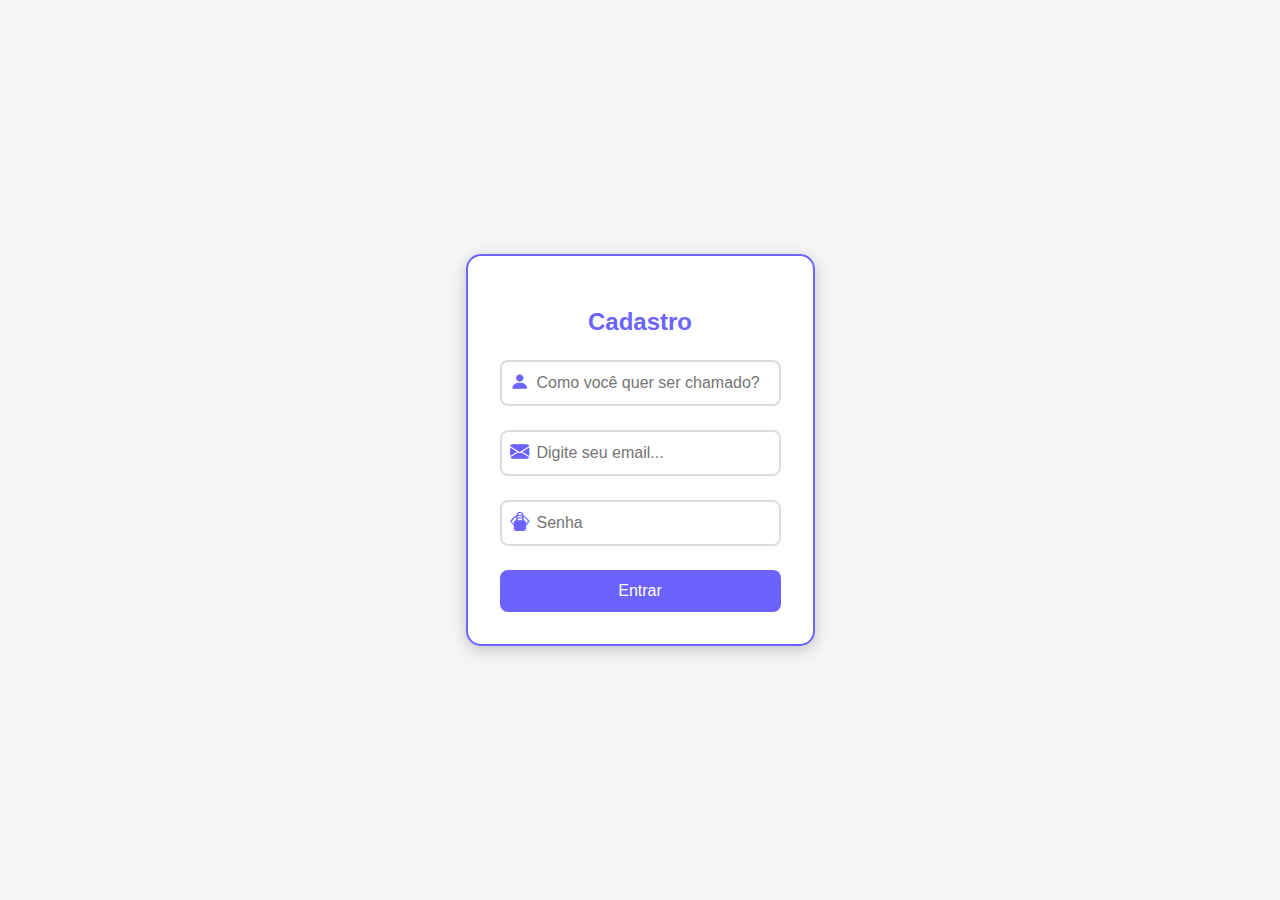
<file: frontend/cadastro.html>
<!DOCTYPE html>
<html lang="pt-br">
<head>
  <meta charset="UTF-8">
  <meta name="viewport" content="width=device-width, initial-scale=1.0">
  <title>Cadastro</title>

  <!-- Bootstrap Icons -->
  <link href="https://cdn.jsdelivr.net/npm/bootstrap-icons@1.10.5/font/bootstrap-icons.css" rel="stylesheet">
  <!-- Link para o CSS externo -->
  <link rel="stylesheet" href="cadastro.css">

</head>
<body>

  <div class="cadastro-card">
    <h2>Cadastro</h2>

    <form id="form-cadastro">
     <!-- Como quer ser chamado -->
<div class="form-group" style="position: relative;">
  <i class="bi bi-person-fill" style="position: absolute; left: 10px; top: 50%; transform: translateY(-50%);"></i>
  <input type="text" id="nome" placeholder="Como você quer ser chamado?" required style="padding-left: 35px;">
</div> 

<!-- Email -->
<div class="form-group" style="position: relative;">
  <i class="bi bi-envelope-fill" style="position: absolute; left: 10px; top: 50%; transform: translateY(-50%);"></i>
  <input type="email" id="email" placeholder="Digite seu email..." required style="padding-left: 35px;">
</div>

<!-- Senha -->
<div class="form-group" style="position: relative;">
  <i class="bi bi-lock-fill" style="position: absolute; left: 10px; top: 50%; transform: translateY(-50%);"></i>
  <input type="password" id="senha" placeholder="Senha" required style="padding-left: 35px; padding-right: 35px;">

  <!-- Ícone de olho -->
  <i id="toggleSenha" class="bi bi-eye" 
     style="position: absolute; right: 10px; top: 50%; transform: translateY(-50%); cursor: pointer;"></i>
</div>

      <button type="submit" id="fazer-cadastro">Entrar</button>
    </form>
  </div>

 <script src="script.js"></script>

</body>
</html>
</file>
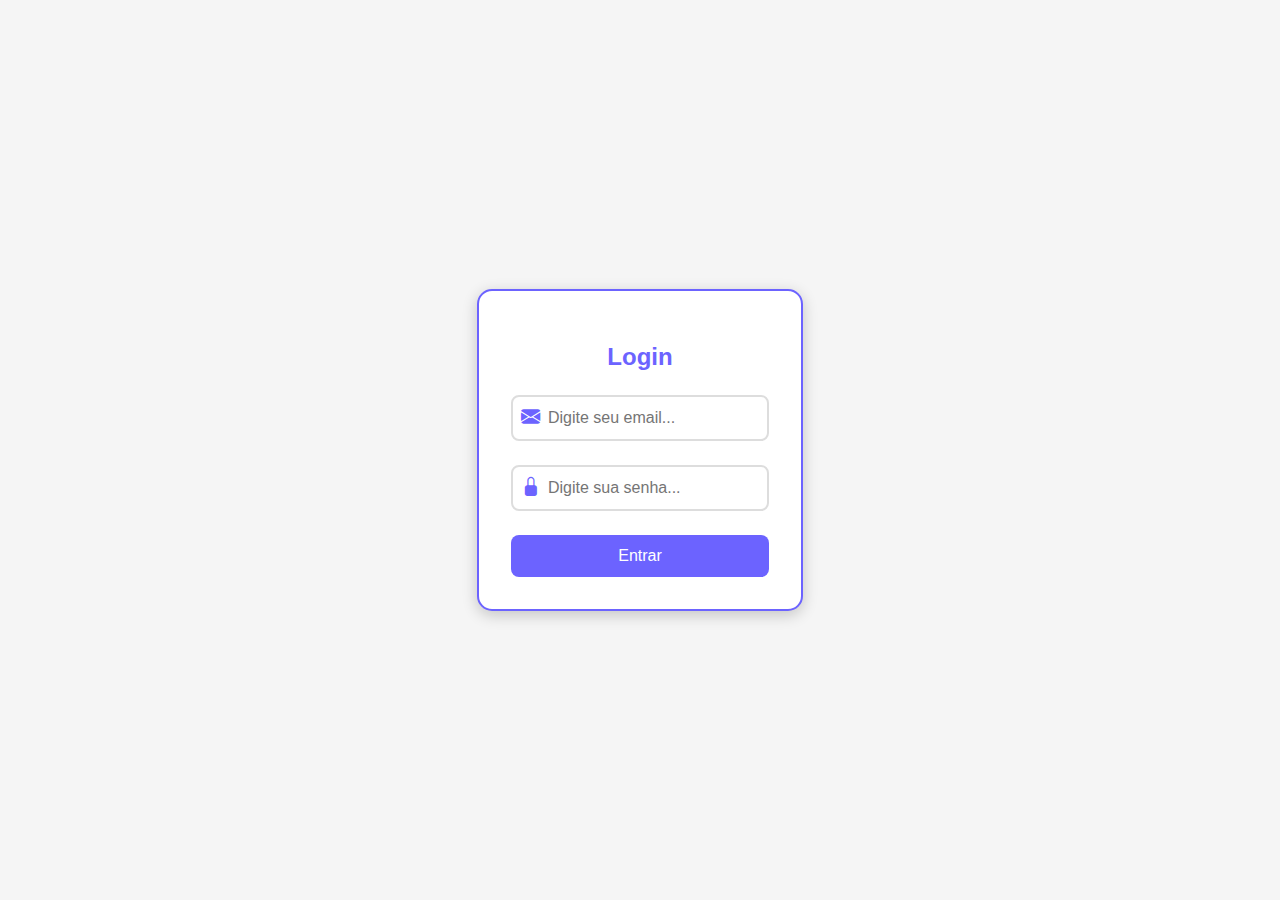
<file: frontend/login.html>
<!DOCTYPE html>
<html lang="pt-br">
<head>
  <meta charset="UTF-8">
  <meta name="viewport" content="width=device-width, initial-scale=1.0">
  <title>Login</title>

  <!-- Bootstrap Icons -->
  <link href="https://cdn.jsdelivr.net/npm/bootstrap-icons@1.10.5/font/bootstrap-icons.css" rel="stylesheet">
  <!-- Link para o CSS externo -->
  <link rel="stylesheet" href="login.css">

</head>
<body>

  <div class="login-card">
    <h2>Login</h2>

    <form id="form-login">
<!-- Email -->
<div class="form-group" style="position: relative;">
  <i class="bi bi-envelope-fill" style="position: absolute; left: 10px; top: 50%; transform: translateY(-50%);"></i>
  <input type="email" id="email" placeholder="Digite seu email..." required style="padding-left: 35px;">
</div>

<!-- Senha -->
<div class="form-group" style="position: relative;">
  <i class="bi bi-lock-fill" style="position: absolute; left: 10px; top: 50%; transform: translateY(-50%);"></i>
  <input type="password" id="senha" placeholder="Digite sua senha..." required style="padding-left: 35px;">
</div>


      <button type="submit">Entrar</button>
    </form>
  </div>



 <script src="script.js"></script>
</body>
</html>
</file>
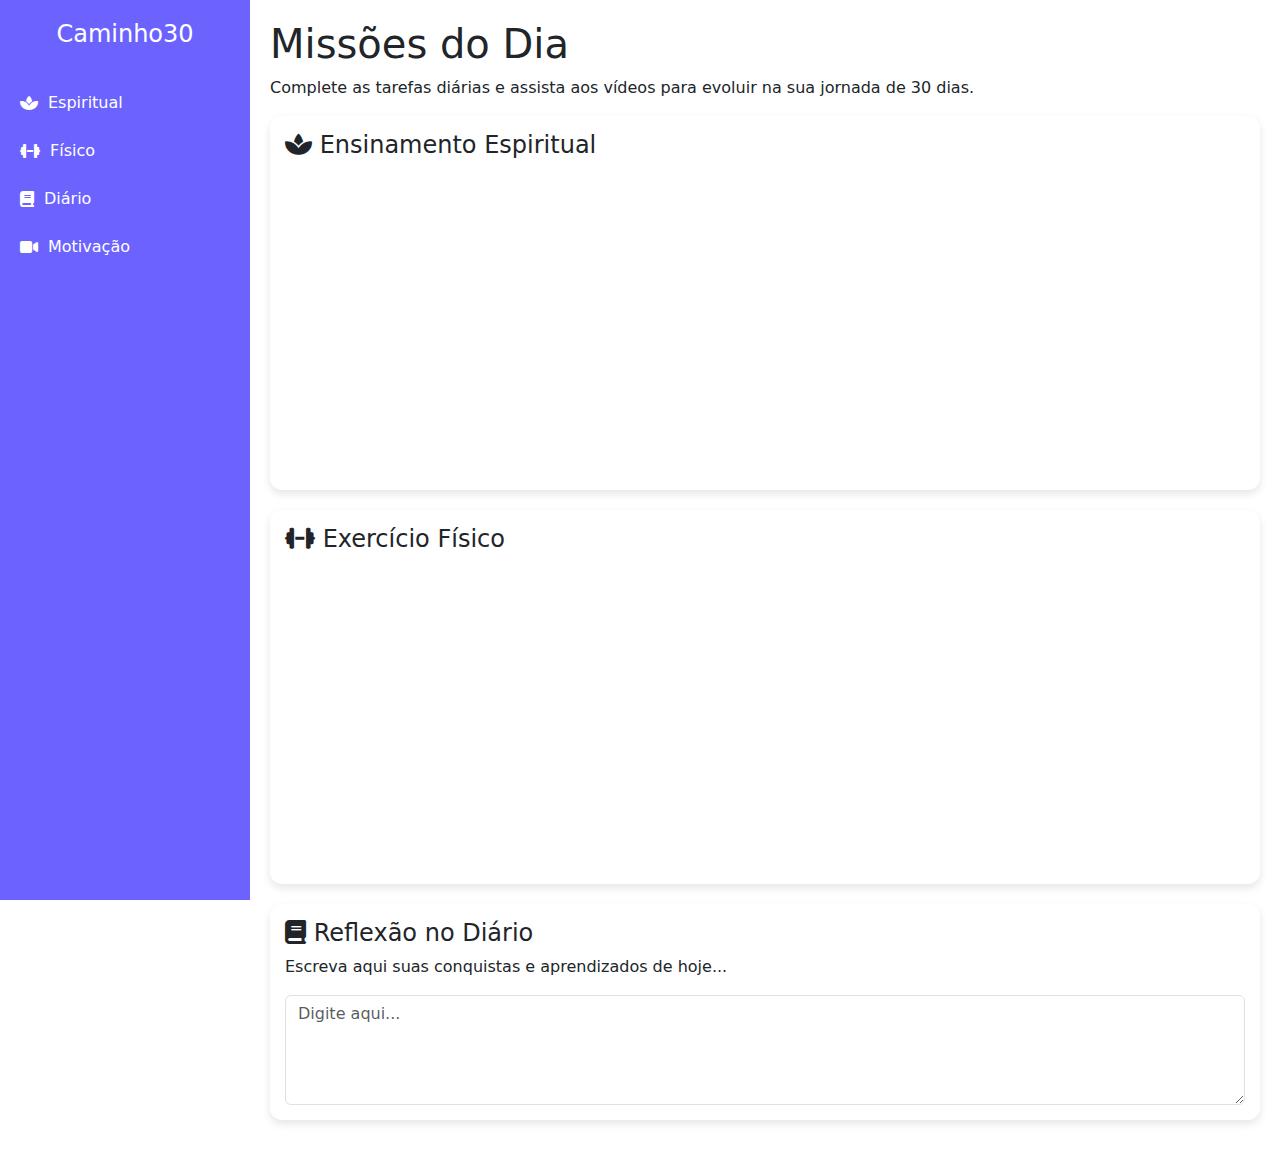
<file: frontend/missoes.html>
<!DOCTYPE html>
<html lang="pt-br">
<head>
  <meta charset="UTF-8">
  <meta name="viewport" content="width=device-width, initial-scale=1.0">
  <title>Caminho30 - Missões</title>

  <link rel="stylesheet" href="missoes.css">

  <!-- Bootstrap -->
  <link href="https://cdn.jsdelivr.net/npm/bootstrap@5.3.2/dist/css/bootstrap.min.css" rel="stylesheet">

  <!-- FontAwesome para ícones -->
  <link rel="stylesheet" href="https://cdnjs.cloudflare.com/ajax/libs/font-awesome/6.5.0/css/all.min.css">



</head>
<body>

  <!-- Sidebar -->
  <div class="sidebar">
    <h2>Caminho30</h2>
    <a href="#"><i class="fa-solid fa-spa"></i> Espiritual</a>
    <a href="#"><i class="fa-solid fa-dumbbell"></i> Físico</a>
    <a href="#"><i class="fa-solid fa-book"></i> Diário</a>
    <a href="#"><i class="fa-solid fa-video"></i> Motivação</a>
  </div>

  <!-- Conteúdo -->
  <div class="content">
    <h1>Missões do Dia</h1>
    <p>Complete as tarefas diárias e assista aos vídeos para evoluir na sua jornada de 30 dias.</p>

    <!-- Exemplo de seção de vídeos -->
    <div class="video-card">
      <h4><i class="fa-solid fa-spa"></i> Ensinamento Espiritual</h4>
      <iframe src="https://www.youtube.com/embed/VIDEO_ID" frameborder="0" allowfullscreen></iframe>
    </div>

    <div class="video-card">
      <h4><i class="fa-solid fa-dumbbell"></i> Exercício Físico</h4>
      <iframe src="https://www.youtube.com/embed/VIDEO_ID" frameborder="0" allowfullscreen></iframe>
    </div>

    <div class="video-card">
      <h4><i class="fa-solid fa-book"></i> Reflexão no Diário</h4>
      <p>Escreva aqui suas conquistas e aprendizados de hoje...</p>
      <textarea class="form-control" rows="4" placeholder="Digite aqui..."></textarea>
    </div>
  </div>

 <script src="script.js"></script>

</body>
</html>
</file>
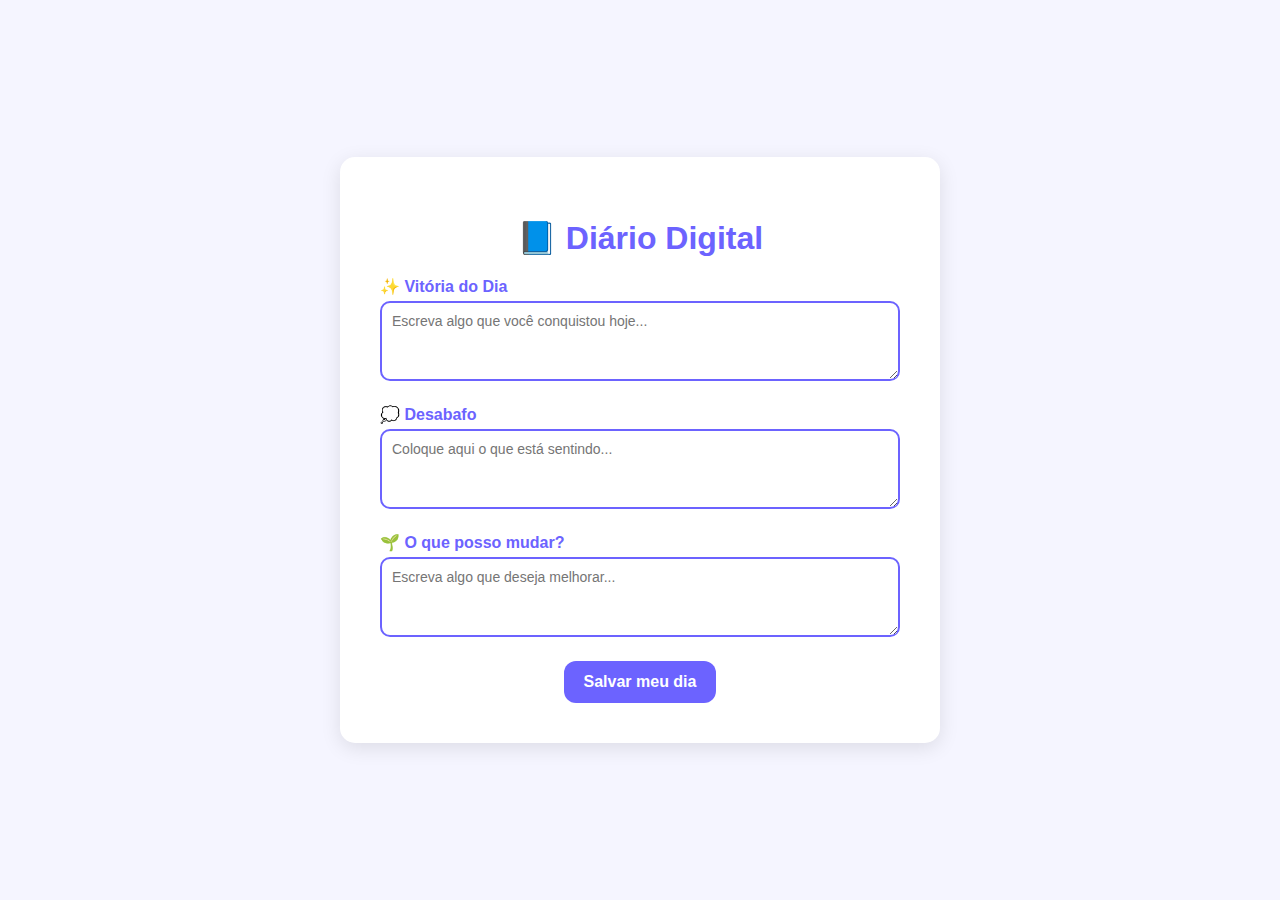
<file: pilares-missao/missao-diario.html>
<!DOCTYPE html>
<html lang="pt-br">
<head>
  <meta charset="UTF-8">
  <meta name="viewport" content="width=device-width, initial-scale=1.0">
  <title>Diário Digital</title>
   <link rel="stylesheet" href="missao-diario.css">
  <link rel="icon" type="imge/png" href="../img/favicon.png">
</head>
<body>
  <div class="container">
    <h1>📘 Diário Digital</h1>
    
    <form id="diarioForm">
      <div class="input-group">
        <label for="vitoria">✨ Vitória do Dia</label>
        <textarea id="vitoria" placeholder="Escreva algo que você conquistou hoje..."></textarea>
      </div>

      <div class="input-group">
        <label for="desabafo">💭 Desabafo</label>
        <textarea id="desabafo" placeholder="Coloque aqui o que está sentindo..."></textarea>
      </div>

      <div class="input-group">
        <label for="mudanca">🌱 O que posso mudar?</label>
        <textarea id="mudanca" placeholder="Escreva algo que deseja melhorar..."></textarea>
      </div>

      <button type="submit">Salvar meu dia</button>
    </form>

    <div id="mensagem" class="mensagem">
    </div>
  </div>

  <script src="missao.js"></script>
</body>
</html>
</file>
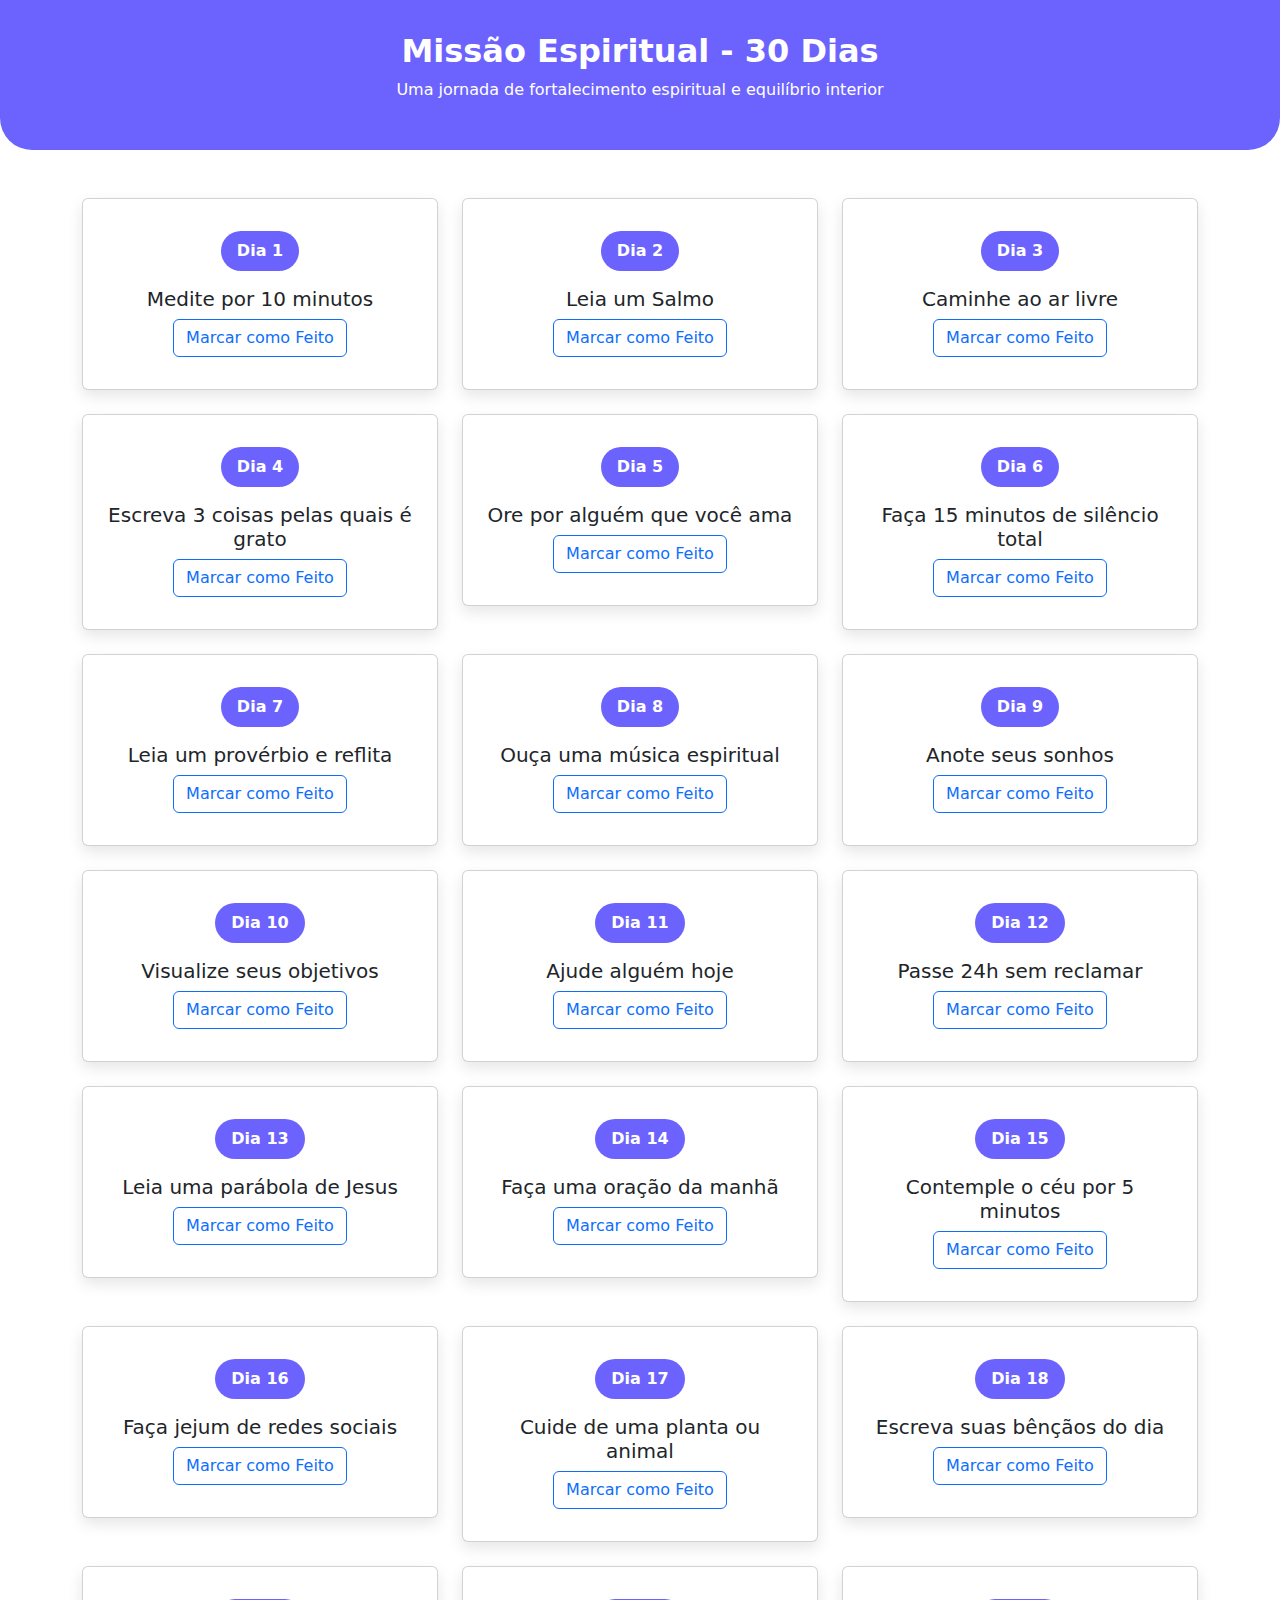
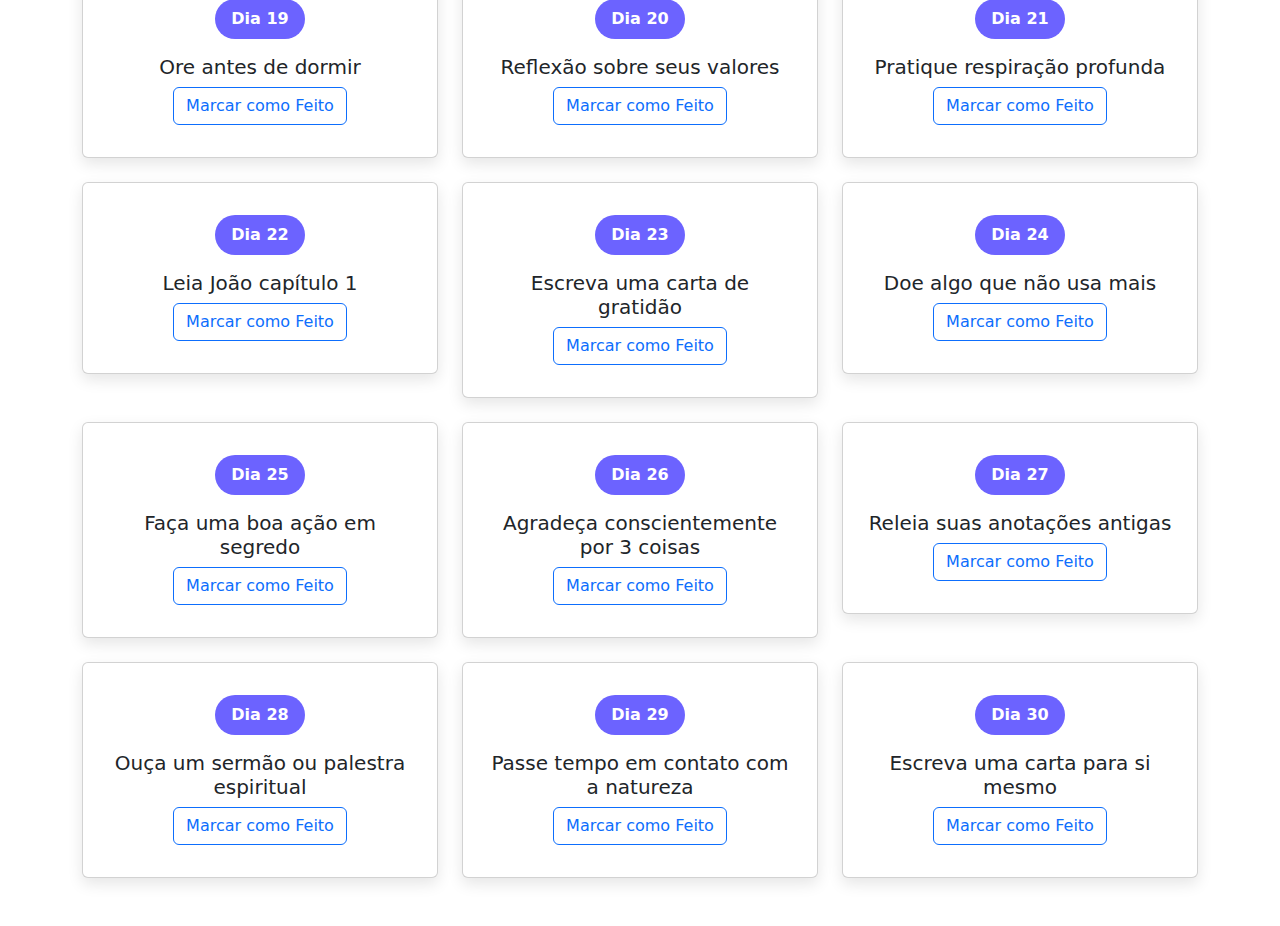
<file: pilares-missao/missao-espiritual.html>
<!DOCTYPE html>
<html lang="pt-br">
<head>
  <meta charset="UTF-8">
  <meta name="viewport" content="width=device-width, initial-scale=1.0">
  <title>Missão Espiritual - Caminho30</title>
  <!-- Bootstrap -->
   <link rel="stylesheet" href="missao-espiritual.css">
   <link rel="icon" type="imge/png" href="../img/favicon.png">
  <link href="https://cdn.jsdelivr.net/npm/bootstrap@5.3.3/dist/css/bootstrap.min.css" rel="stylesheet">
</head>
<body>
  <header>
    <h1>Missão Espiritual - 30 Dias</h1>
    <p>Uma jornada de fortalecimento espiritual e equilíbrio interior</p>
  </header>

  <main class="container my-5">
    <div class="row g-4" id="missionsContainer">
      <!-- Os cards serão inseridos pelo JS -->
    </div>
  </main>

  <script src="missao.js"></script>
</body>
</html>
</file>
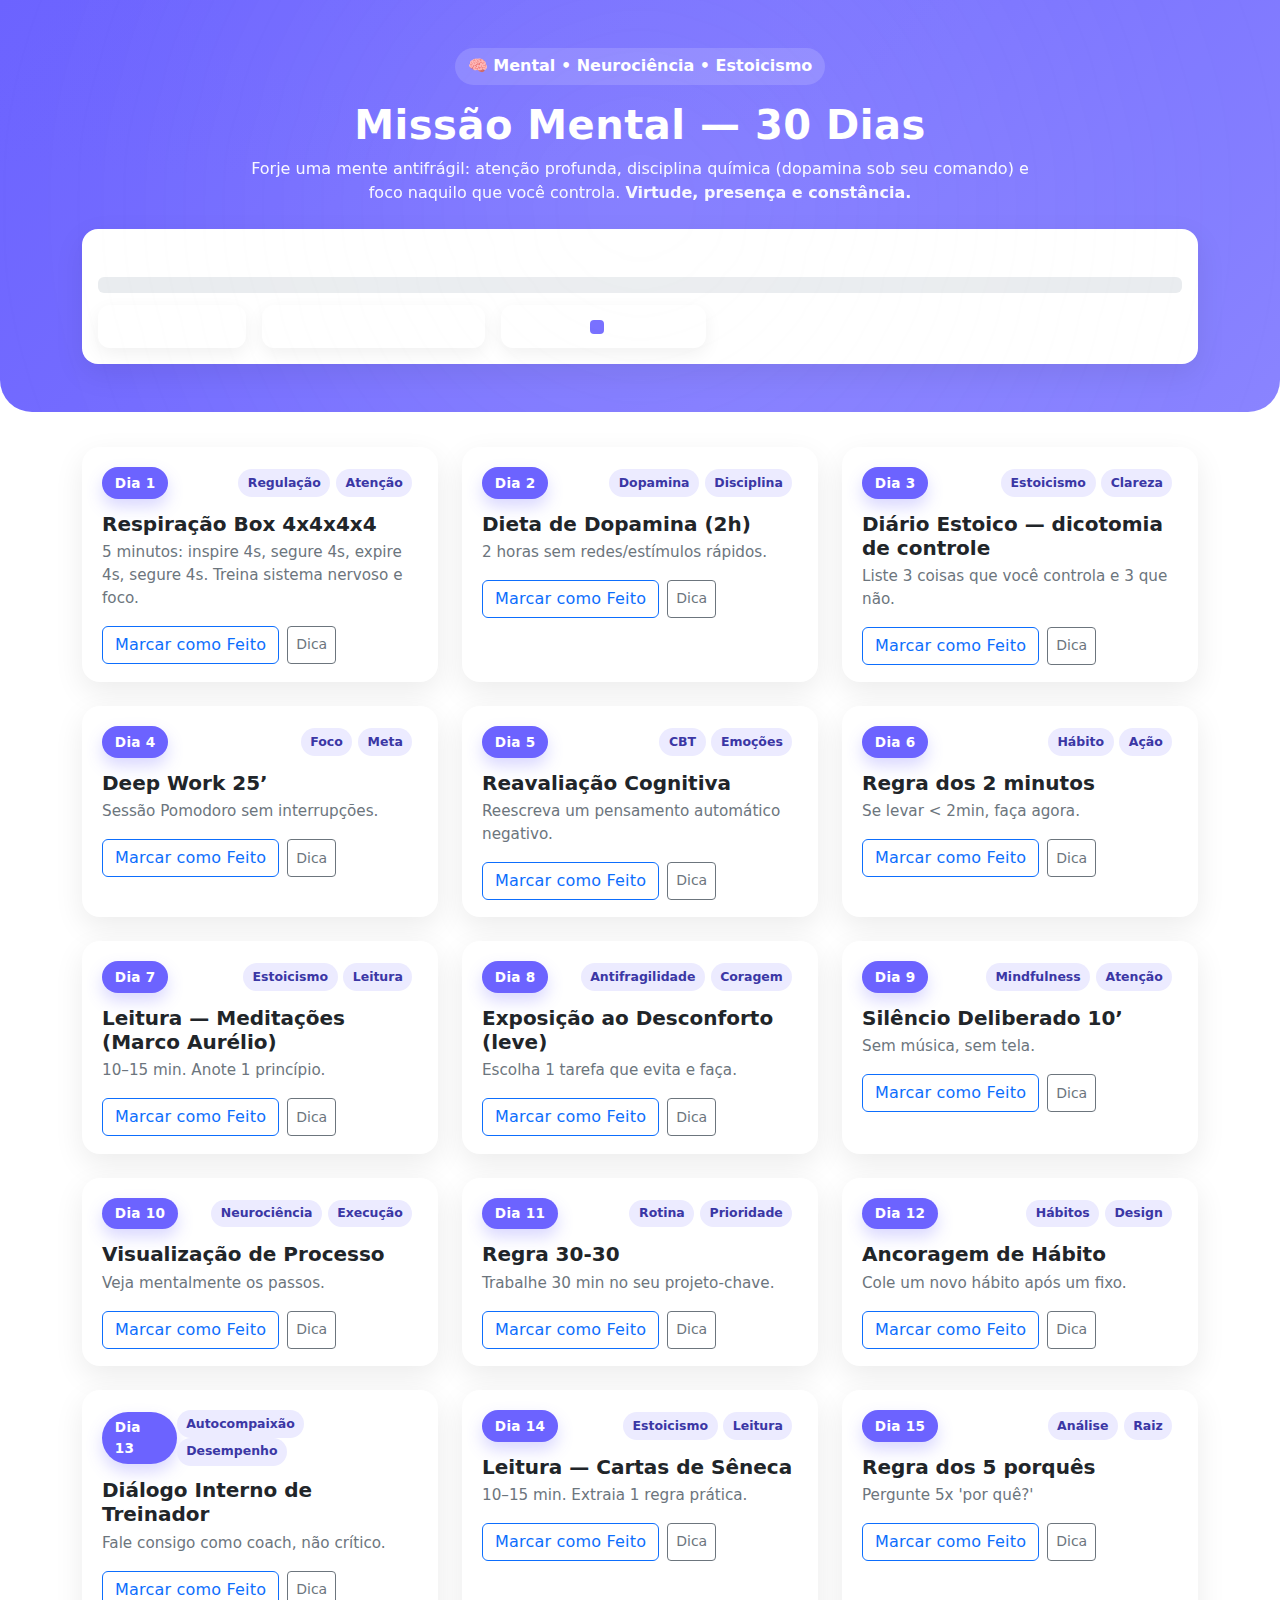
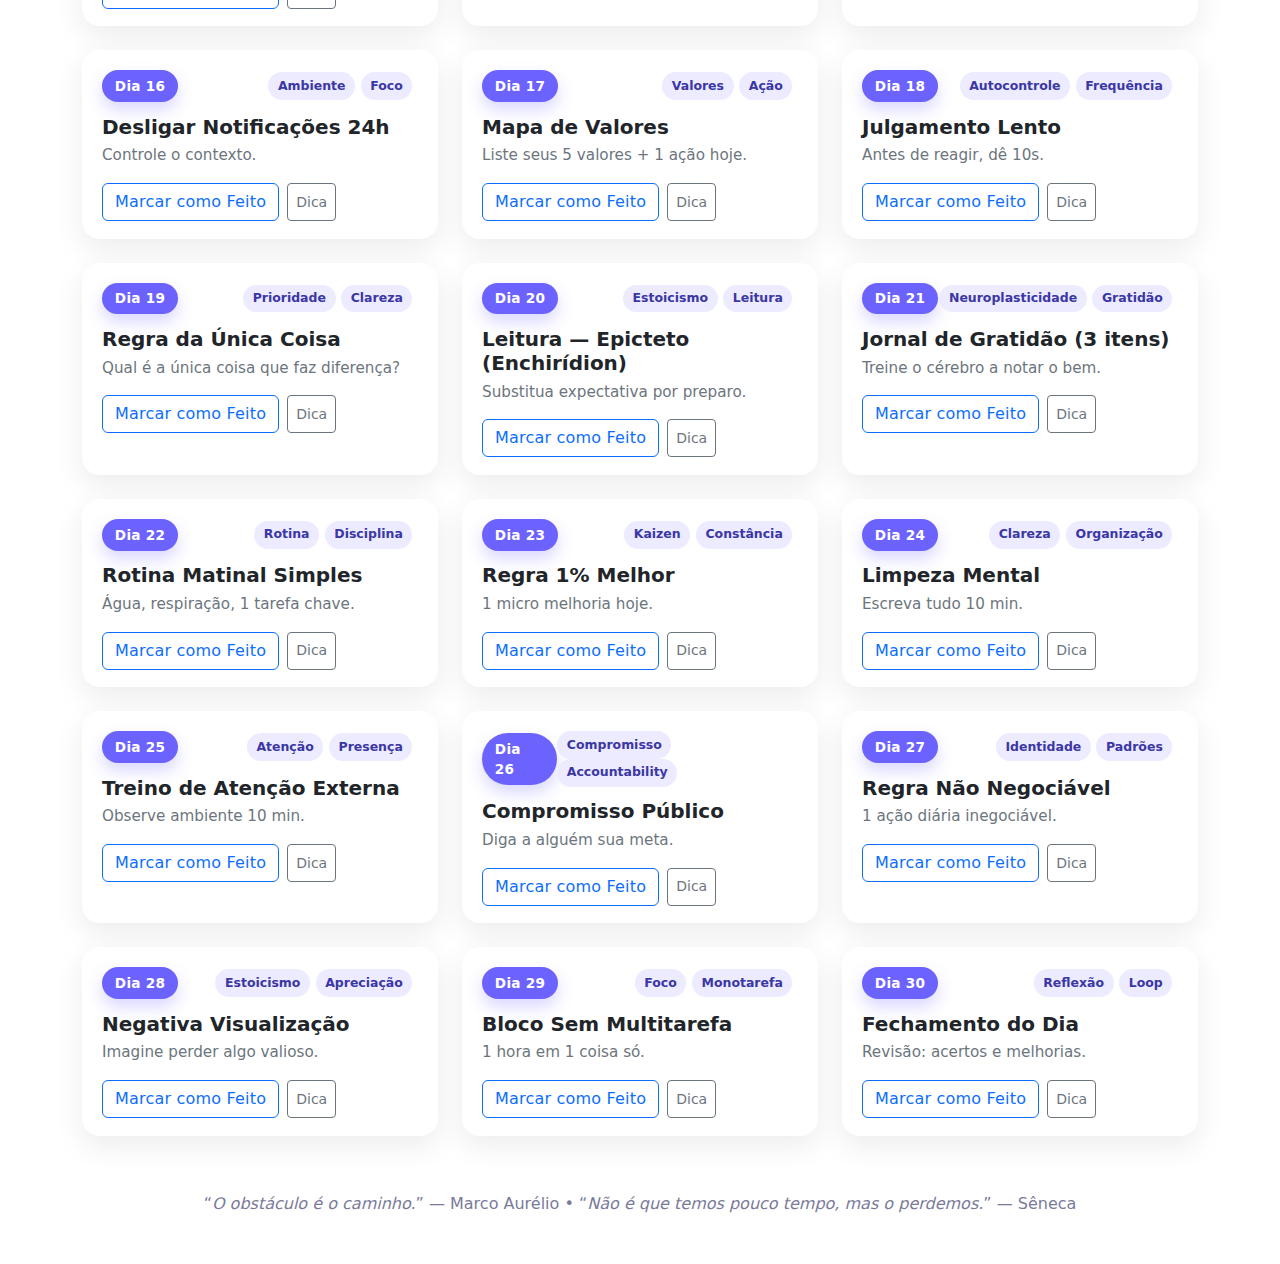
<file: pilares-missao/missao-mental.html>
<!DOCTYPE html>
<html lang="pt-br">
<head>
  <meta charset="UTF-8" />
  <meta name="viewport" content="width=device-width, initial-scale=1.0"/>
  <title>Missão Mental - Caminho30</title>
  <link rel="stylesheet" href="missao-mental.css">
  <link rel="icon" type="imge/png" href="../img/favicon.png">
  <link href="https://cdn.jsdelivr.net/npm/bootstrap@5.3.3/dist/css/bootstrap.min.css" rel="stylesheet"/>

 
</head>
<body>
  <header class="text-center">
    <div class="halo"></div>
    <div class="container">
      <div class="chip mb-3 fade-up">🧠 Mental • Neurociência • Estoicismo</div>
      <h1 class="brand fade-up">Missão Mental — 30 Dias</h1>
      <p class="subtitle mt-2 fade-up">
        Forje uma mente antifrágil: atenção profunda, disciplina química (dopamina sob seu comando) e
        foco naquilo que você controla. <strong>Virtude, presença e constância.</strong>
      </p>

      <!-- Progresso -->
      <div class="progress-wrap mt-4 fade-up">
        <div class="d-flex align-items-center justify-content-between mb-2">
          <div class="fw-bold">Progresso</div>
          <div id="progressTextMental" class="fw-bold">0 / 30</div>
        </div>
        <div class="progress">
          <div id="progressBarMental" class="progress-bar" role="progressbar" style="width:0%" aria-valuemin="0" aria-valuemax="100"></div>
        </div>
        <div class="stats">
          <div class="stat"><span id="pctMental">0%</span> concluído</div>
          <div class="stat">Meta diária: 1 missão</div>
          <div class="stat">Paleta: <span style="display:inline-block;width:14px;height:14px;border-radius:4px;background:#6C63FF;vertical-align:middle;margin:0 .4rem"></span>#6C63FF</div>
        </div>
      </div>
    </div>
  </header>

  <main class="container grid">
    <div class="row g-4" id="missionsMentalContainer">
      <!-- JS insere as 30 missões aqui -->
    </div>
  </main>

  <footer class="container">
    <p class="mt-4">“<em>O obstáculo é o caminho.</em>” — Marco Aurélio • “<em>Não é que temos pouco tempo, mas o perdemos.</em>” — Sêneca</p>
  </footer>


  <script src="missao.js"></script>
</body>
</html>
</file>
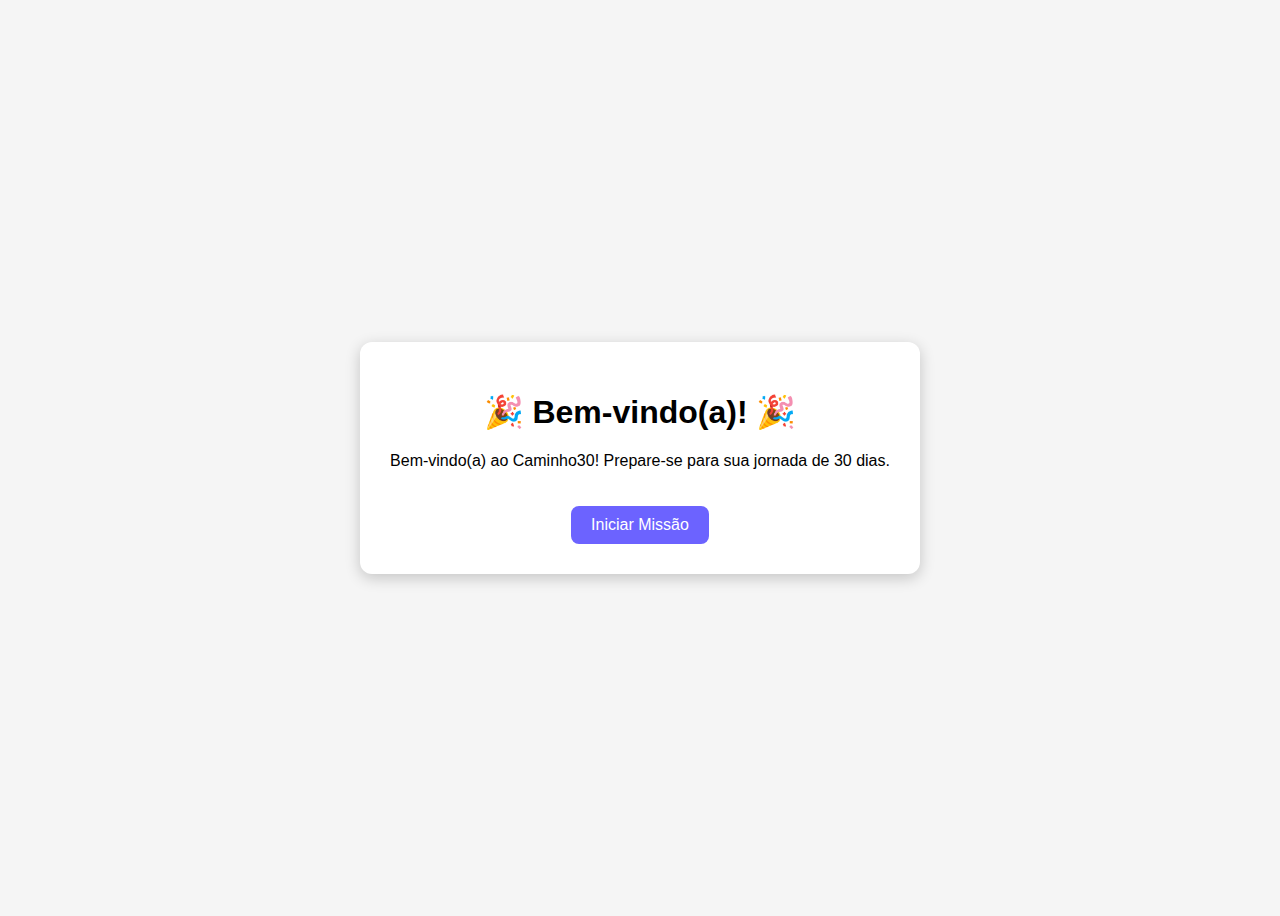
<file: frontend/boas-vindas/boas-vindas.html>
<!DOCTYPE html>
<html lang="pt-br">
<head>
  <meta charset="UTF-8">
  <meta name="viewport" content="width=device-width, initial-scale=1.0">
  <title>Boas-vindas</title>
  <link rel="stylesheet" href="boas-vindas.css">
</head>
<body>
  <div class="welcome-card">
    <h1 id="saudacao">Olá, usuário!</h1>
    <p>Bem-vindo(a) ao Caminho30! Prepare-se para sua jornada de 30 dias.</p>
    <button id="btn-ir-missao">Iniciar Missão</button>
  </div>

  <script src="boas-vindas.js"></script>
</body>
</html>
</file>
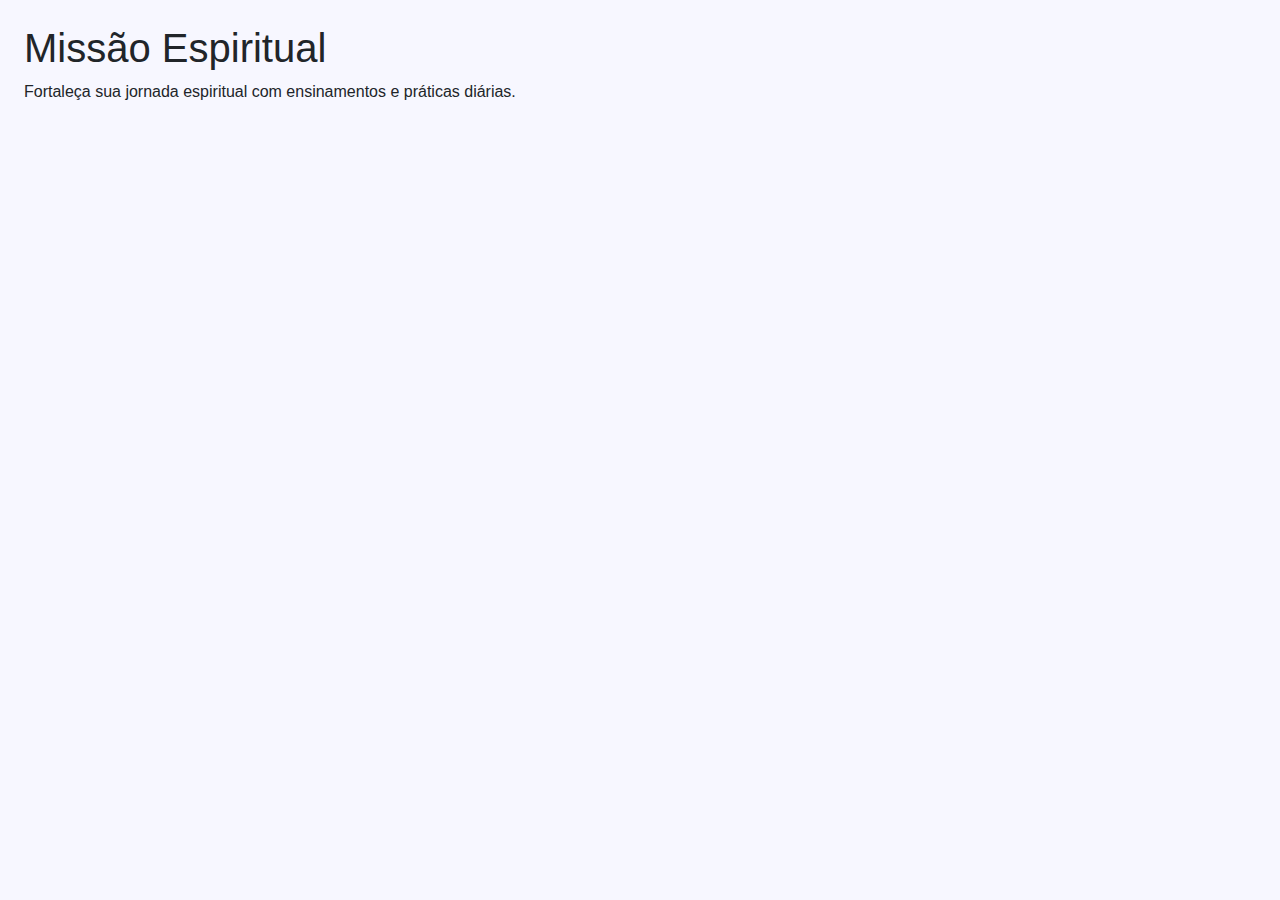
<file: frontend/pilares-missao/missao-espiritual.html>
<!DOCTYPE html>
<html lang="pt-br">
<head>
  <meta charset="UTF-8">
  <meta name="viewport" content="width=device-width, initial-scale=1.0">
  <title>Caminho30 - Missão Espiritual</title>
  <link href="https://cdn.jsdelivr.net/npm/bootstrap@5.3.2/dist/css/bootstrap.min.css" rel="stylesheet">
  <link rel="stylesheet" href="missao-espiritual.css">
  <link rel="stylesheet" href="https://cdnjs.cloudflare.com/ajax/libs/font-awesome/6.5.0/css/all.min.css">
</head>
<body>

  


  <div class="p-4 flex-grow-1">
    <h1>Missão Espiritual</h1>
    <p>Fortaleça sua jornada espiritual com ensinamentos e práticas diárias.</p>
  </div>

    
</body>
</html>
</file>
<file: style.css>
/* Google Fonts */
@import url('https://fonts.googleapis.com/css2?family=Poppins:wght@600&family=Roboto:wght@400&display=swap');

body {
  font-family: 'Roboto', sans-serif;
  color: #333333;
  background-color: #F5F7FA;
  margin: 20px 80px;
}


.navbar {

    display: flex;
    justify-content: space-between;
    align-items: center;
    padding: 20px;
   
}




.menu {
  display: flex;
  
}

.menu li a{
    text-decoration: none;
    color: #6C63FF;
    font-size: 17px;
    margin-left: 20px;
}

.menu li a:hover {
    color: #190df0;
    text-decoration: underline;
}

.menu li {
    list-style: none;
}

.btn-missoes {
    border: 1px solid  #6C63FF;
    width: 150px;
    height: 40px;
    border-radius: 5px;
    font-size: 16px;
    color:  #6C63FF;
    cursor: pointer;
}

.btn-missoes:hover {
    background-color:  #6C63FF;
    color:  white;
}


h1, h2, h3 {
  font-family: 'Poppins', sans-serif;
  color: #6C63FF;
}

main {
    color:#555555;
    margin-top: 100px;
    
    padding: 15px;
}



.dividir-secoes1 {
    display: flex;
    align-items: center;

}

.dividir-secoes2 {
    display: flex;
    align-items: center;

}




/* Tablets e notebooks - largura entre 768px e 1024px */
@media (max-width: 1024px) {
    body {
        margin: 20px 40px;
    }

    .navbar {
        padding: 15px;
    }

    .menu li a {
        font-size: 16px;
        margin-left: 15px;
    }

    .dividir-secoes1,
    .dividir-secoes2 {
        flex-direction: column;
        text-align: center;
    }

    .dividir-secoes1 img,
    .dividir-secoes2 img {
        width: 80%;
        height: auto;
        margin: 15px 0;
    }

    h1 {
        font-size: 28px;
    }

    h2 {
        font-size: 22px;
    }
}

/* Tablets e celulares maiores - largura até 768px */
@media (max-width: 768px) {
    body {
        margin: 15px 20px;
    }

    .menu {
        flex-direction: column;
        gap: 10px;
    }

    .menu li a {
        font-size: 15px;
        margin-left: 0;
    }

    .btn-missoes,
    .btn-ir-missao {
        width: 120px;
        height: 35px;
        font-size: 14px;
    }

    h1 {
        font-size: 24px;
    }

    h2 {
        font-size: 20px;
    }

    .dividir-secoes1 img,
    .dividir-secoes2 img {
        width: 90%;
    }
}

/* Celulares menores - largura até 480px */
@media (max-width: 480px) {
    body {
        margin: 10px;
    }

    .navbar {
        flex-direction: column;
        align-items: flex-start;
    }

    .logo img {
        width: 120px;
        height: auto;
    }

    .menu li a {
        font-size: 14px;
    }

    h1 {
        font-size: 20px;
    }

    h2 {
        font-size: 18px;
    }

    .dividir-secoes1,
    .dividir-secoes2 {
        flex-direction: column;
        align-items: center;
    }

    .dividir-secoes1 img,
    .dividir-secoes2 img {
        width: 100%;
    }

    .btn-cadastrar,
    .btn-ir-missao {
        width: 100%;
        height: 40px;
        font-size: 14px;
    }
}

/* Esconder hambúrguer no desktop */
.hamburger {
    display: none;
    font-size: 28px;
    cursor: pointer;
}

/* Estilo do menu aberto */
.menu.open {
    display: flex;
    flex-direction: column;
    gap: 10px;
}

/* Responsividade para telas pequenas */
@media (max-width: 768px) {
    .menu {
        display: none; /* esconde menu normal */
        width: 100%;
    }

    .hamburger {
        display: block; /* mostra o hambúrguer */
    }

    .menu li a {
        font-size: 16px;
        padding: 10px;
    }

    .navbar {
        flex-direction: column;
        align-items: flex-start;
    }
}

/* ===== Footer ===== */
footer {
    background-color: #6C63FF;
    color: white;
    padding: 30px 20px;
    margin-top: 50px;
}

.footer-container {
    display: flex;
    justify-content: space-between;
    align-items: center;
    flex-wrap: wrap;
    max-width: 1200px;
    margin: 0 auto;
}

.footer-logo img {
    display: block;
}

.footer-links {
    display: flex;
    gap: 20px;
    flex-wrap: wrap;
    margin: 10px 0;
}

.footer-links a {
    color: white;
    text-decoration: none;
    font-weight: 500;
}

.footer-links a:hover {
    text-decoration: underline;
    color: #190df0;
}

.footer-termo {
    width: 100%;
    text-align: center;
    margin-top: 10px;
    font-size: 14px;
    color: rgb(156, 13, 13);
}

.footer-termo:hover {
    color:#190df0;
}

/* Responsividade footer */
@media (max-width: 768px) {
    .footer-container {
        flex-direction: column;
        align-items: center;
        text-align: center;
        gap: 15px;
    }

    .footer-links {
        justify-content: center;
    }
}
</file>
<file: frontend/style.css>
/* Google Fonts */
@import url('https://fonts.googleapis.com/css2?family=Poppins:wght@600&family=Roboto:wght@400&display=swap');

body {
  font-family: 'Roboto', sans-serif;
  color: #333333;
  background-color: #F5F7FA;
  margin: 20px 80px;
}


.navbar {

    display: flex;
    justify-content: space-between;
    align-items: center;
    padding: 20px;
   
}




.menu {
  display: flex;
  
}

.menu li a{
    text-decoration: none;
    color: #6C63FF;
    font-size: 17px;
    margin-left: 20px;
}

.menu li a:hover {
    color: #190df0;
    text-decoration: underline;
}

.menu li {
    list-style: none;
}

.btn-cadastrar {
    border: 1px solid  #6C63FF;
    width: 150px;
    height: 40px;
    border-radius: 5px;
    font-size: 16px;
    color:  #6C63FF;
    cursor: pointer;
}

.btn-cadastrar:hover {
    background-color:  #6C63FF;
    color:  white;
}


h1, h2, h3 {
  font-family: 'Poppins', sans-serif;
  color: #6C63FF;
}

main {
    color:#555555;
    margin-top: 100px;
    
    padding: 15px;
}



.dividir-secoes1 {
    display: flex;
    align-items: center;

}

.dividir-secoes2 {
    display: flex;
    align-items: center;

}



/* ===== Responsividade ===== */

/* Tablets e notebooks - largura entre 768px e 1024px */
@media (max-width: 1024px) {
    body {
        margin: 20px 40px;
    }

    .navbar {
        padding: 15px;
    }

    .menu li a {
        font-size: 16px;
        margin-left: 15px;
    }

    .dividir-secoes1,
    .dividir-secoes2 {
        flex-direction: column;
        text-align: center;
    }

    .dividir-secoes1 img,
    .dividir-secoes2 img {
        width: 80%;
        height: auto;
        margin: 15px 0;
    }

    h1 {
        font-size: 28px;
    }

    h2 {
        font-size: 22px;
    }
}

/* Tablets e celulares maiores - largura até 768px */
@media (max-width: 768px) {
    body {
        margin: 15px 20px;
    }

    .menu {
        flex-direction: column;
        gap: 10px;
    }

    .menu li a {
        font-size: 15px;
        margin-left: 0;
    }

    .btn-cadastrar,
    .btn-ir-missao {
        width: 120px;
        height: 35px;
        font-size: 14px;
    }

    h1 {
        font-size: 24px;
    }

    h2 {
        font-size: 20px;
    }

    .dividir-secoes1 img,
    .dividir-secoes2 img {
        width: 90%;
    }
}

/* Celulares menores - largura até 480px */
@media (max-width: 480px) {
    body {
        margin: 10px;
    }

    .navbar {
        flex-direction: column;
        align-items: flex-start;
    }

    .logo img {
        width: 120px;
        height: auto;
    }

    .menu li a {
        font-size: 14px;
    }

    h1 {
        font-size: 20px;
    }

    h2 {
        font-size: 18px;
    }

    .dividir-secoes1,
    .dividir-secoes2 {
        flex-direction: column;
        align-items: center;
    }

    .dividir-secoes1 img,
    .dividir-secoes2 img {
        width: 100%;
    }

    .btn-cadastrar,
    .btn-ir-missao {
        width: 100%;
        height: 40px;
        font-size: 14px;
    }
}

/* Esconder hambúrguer no desktop */
.hamburger {
    display: none;
    font-size: 28px;
    cursor: pointer;
}

/* Estilo do menu aberto */
.menu.open {
    display: flex;
    flex-direction: column;
    gap: 10px;
}

/* Responsividade para telas pequenas */
@media (max-width: 768px) {
    .menu {
        display: none; /* esconde menu normal */
        width: 100%;
    }

    .hamburger {
        display: block; /* mostra o hambúrguer */
    }

    .menu li a {
        font-size: 16px;
        padding: 10px;
    }

    .navbar {
        flex-direction: column;
        align-items: flex-start;
    }
}

/* ===== Footer ===== */
footer {
    background-color: #6C63FF;
    color: white;
    padding: 30px 20px;
    margin-top: 50px;
}

.footer-container {
    display: flex;
    justify-content: space-between;
    align-items: center;
    flex-wrap: wrap;
    max-width: 1200px;
    margin: 0 auto;
}

.footer-logo img {
    display: block;
}

.footer-links {
    display: flex;
    gap: 20px;
    flex-wrap: wrap;
    margin: 10px 0;
}

.footer-links a {
    color: white;
    text-decoration: none;
    font-weight: 500;
}

.footer-links a:hover {
    text-decoration: underline;
    color: #190df0;
}

.footer-copy {
    width: 100%;
    text-align: center;
    margin-top: 10px;
    font-size: 14px;
}

/* Responsivo */
@media (max-width: 768px) {
    .footer-container {
        flex-direction: column;
        align-items: center;
        text-align: center;
        gap: 15px;
    }

    .footer-links {
        justify-content: center;
    }
}
</file>
<file: missoes.css>
body {
      font-family: Arial, sans-serif;
      background-color: #f5f6fa;
      margin: 0;
    }

    /* Sidebar */
    .sidebar {
      height: 100vh;
      width: 250px;
      background-color: #6C63FF;
      color: #fff;
      position: fixed;
      top: 0;
      left: 0;
      padding-top: 20px;
    }

    .sidebar h2 {
      text-align: center;
      margin-bottom: 30px;
      font-size: 1.5rem;
    }

    .sidebar a {
      display: flex;
      align-items: center;
      padding: 12px 20px;
      text-decoration: none;
      color: #fff;
      transition: background 0.3s;
    }

    .sidebar a:hover {
      background-color: rgba(255, 255, 255, 0.2);
    }

    .sidebar i {
      margin-right: 10px;
    }

    /* Conteúdo */
    .content {
      margin-left: 250px;
      padding: 20px;
    }

    .video-card {
      background: #fff;
      border-radius: 12px;
      padding: 15px;
      box-shadow: 0px 4px 8px rgba(0,0,0,0.1);
      margin-bottom: 20px;
    }

    iframe {
      border-radius: 12px;
      width: 100%;
      height: 300px;
    }

    @media (max-width: 768px) {
      .sidebar {
        width: 100%;
        height: auto;
        position: relative;
      }
      .content {
        margin-left: 0;
      }
    }
</file>
<file: termos-uso.css>
body {
      font-family: Arial, sans-serif;
      line-height: 1.6;
      margin: 0;
      padding: 0;
      background-color: #f7f7f7;
      color: #333;
    }

    header {
      background-color:  #6C63FF;
      color: white;
      padding: 20px 10px;
      text-align: center;
    }

    main {
      max-width: 800px;
      margin: 30px auto;
      padding: 20px;
      background-color: white;
      border-radius: 10px;
      box-shadow: 0 4px 6px rgba(0,0,0,0.1);
    }

    h1, h2 {
      color:  #6C63FF;
    }

    p {
      margin-bottom: 15px;
    }

    ul {
      margin-left: 20px;
      margin-bottom: 15px;
    }

    footer {
      text-align: center;
      padding: 20px;
      font-size: 0.9em;
      color: #555;
    }

    .highlight {
      color:  #6C63FF;
      font-weight: bold;
    }
</file>
<file: frontend/missoes.css>
body {
      font-family: Arial, sans-serif;
      background-color: #f5f6fa;
      margin: 0;
    }

    /* Sidebar */
    .sidebar {
      height: 100vh;
      width: 250px;
      background-color: #6C63FF;
      color: #fff;
      position: fixed;
      top: 0;
      left: 0;
      padding-top: 20px;
    }

    .sidebar h2 {
      text-align: center;
      margin-bottom: 30px;
      font-size: 1.5rem;
    }

    .sidebar a {
      display: flex;
      align-items: center;
      padding: 12px 20px;
      text-decoration: none;
      color: #fff;
      transition: background 0.3s;
    }

    .sidebar a:hover {
      background-color: rgba(255, 255, 255, 0.2);
    }

    .sidebar i {
      margin-right: 10px;
    }

    /* Conteúdo */
    .content {
      margin-left: 250px;
      padding: 20px;
    }

    .video-card {
      background: #fff;
      border-radius: 12px;
      padding: 15px;
      box-shadow: 0px 4px 8px rgba(0,0,0,0.1);
      margin-bottom: 20px;
    }

    iframe {
      border-radius: 12px;
      width: 100%;
      height: 300px;
    }

    @media (max-width: 768px) {
      .sidebar {
        width: 100%;
        height: auto;
        position: relative;
      }
      .content {
        margin-left: 0;
      }
    }
</file>
<file: pilares-missao/missao-diario.css>
* {
  box-sizing: border-box;
}

    body {
      margin: 0;
      padding: 0;
      font-family: "Segoe UI", sans-serif;
      background-color: #f5f5ff;
      color: #333;
      display: flex;
      justify-content: center;
      align-items: center;
      min-height: 100vh;
    }


.container {
  background: #fff;
  border-radius: 15px;
  padding: 40px;
  width: 90%;
  max-width: 600px;
  margin: auto; 
  box-shadow: 0 5px 20px rgba(0,0,0,0.1);
  text-align: center;
}


    h1 {
      color: #6C63FF;
      margin-bottom: 20px;
    }

    .input-group {
      margin-bottom: 20px;
      text-align: left;
    }

    label {
      font-weight: bold;
      color: #6C63FF;
      display: block;
      margin-bottom: 5px;
    }

    textarea {
      width: 100%;
      min-height: 80px;
      padding: 10px;
      border: 2px solid #6C63FF;
      border-radius: 10px;
      font-size: 14px;
      font-family:'Segoe UI', Tahoma, Geneva, Verdana, sans-serif;
      resize: vertical;
      outline: none;
      transition: 0.3s;
    }

    textarea:focus {
      border-color: #4a42d4;
      box-shadow: 0 0 8px rgba(108,99,255,0.3);
    }

    button {
      background-color: #6C63FF;
      color: #fff;
      font-size: 16px;
      font-weight: bold;
      padding: 12px 20px;
      border: none;
      border-radius: 12px;
      cursor: pointer;
      transition: 0.3s;
    }

    button:hover {
      background-color: #4a42d4;
    }

    .mensagem {
      margin-top: 25px;
      font-size: 16px;
      color: white;
      background: #6C63FF;
      padding: 10px;
      border-radius: 10px;
      display: none;
    }
</file>
<file: pilares-missao/missao-espiritual.css>
body {
      background: #f7f7ff;
      font-family: "Segoe UI", sans-serif;
    }
    header {
      background-color: #6C63FF;
      color: #fff;
      text-align: center;
      padding: 2rem 1rem;
      border-radius: 0 0 2rem 2rem;
    }
    header h1 {
      font-size: 2rem;
      font-weight: bold;
    }
    .mission-card {
      border: none;
      border-radius: 15px;
      box-shadow: 0 6px 15px rgba(0,0,0,0.1);
      transition: transform 0.2s ease;
      background: white;
    }
    .mission-card:hover {
      transform: translateY(-5px);
    }
    .mission-card .card-body {
      text-align: center;
      padding: 2rem 1.5rem;
    }
    .mission-day {
      background-color: #6C63FF;
      color: #fff;
      padding: 0.5rem 1rem;
      border-radius: 20px;
      display: inline-block;
      font-weight: bold;
      margin-bottom: 1rem;
    }
    .done {
      background-color: #28a745 !important;
      color: white !important;
    }
</file>
<file: pilares-missao/missao-mental.css>
:root{
      --primary:#6C63FF;
      --bg:#f7f7ff;
      --text:#212529;
      --muted:#6c757d;
      --success:#28a745;
      --card:#ffffff;
    }
    body{background:var(--bg);font-family:"Inter",system-ui,-apple-system,Segoe UI,Roboto,Arial,sans-serif;color:var(--text)}
    header{
      background: radial-gradient(1200px 300px at 20% 0%, rgba(108,99,255,.25), transparent 60%),
                  linear-gradient(135deg, #6C63FF 0%, #7b74ff 60%, #8a84ff 100%);
      color:#fff;padding:3rem 1rem;border-radius:0 0 2rem 2rem;position:relative;overflow:hidden
    }
    header .halo{
      position:absolute;inset:-40%;background:radial-gradient(circle at 50% 50%, rgba(255,255,255,.12), transparent 50%);
      filter:blur(60px);pointer-events:none
    }
    .brand{font-weight:800;letter-spacing:.5px}
    .subtitle{opacity:.95;max-width:780px;margin:0 auto}
    .chip{
      display:inline-flex;align-items:center;gap:.5rem;background:rgba(255,255,255,.15);
      padding:.4rem .8rem;border-radius:999px;font-weight:600
    }
    .progress-wrap{
      margin-top:1.25rem;background:#fff;border-radius:16px;padding:1rem;box-shadow:0 10px 30px rgba(0,0,0,.08)
    }
    .progress{height:14px;border-radius:999px;background:#ecebff}
    .progress-bar{background:var(--primary)}
    .stats{display:flex;gap:1rem;flex-wrap:wrap;margin-top:.75rem}
    .stat{
      background:#fff;border-radius:12px;padding:.6rem .9rem;font-weight:700;
      box-shadow:0 6px 18px rgba(0,0,0,.06)
    }
    .grid{margin-top:2.2rem}
    .mission-card{
      background:var(--card);border:none;border-radius:18px;padding:1.25rem 1.25rem 1.1rem;
      box-shadow:0 10px 30px rgba(0,0,0,.08);height:100%;position:relative;overflow:hidden
    }
    .mission-card::after{
      content:"";position:absolute;inset:auto -30% -50% -30%;height:120px;background:radial-gradient(240px 40px at 50% 50%, rgba(108,99,255,.12), transparent 40%);
      transform:rotate(-2deg)
    }
    .mission-day{
      background:var(--primary);color:#fff;border-radius:999px;font-weight:800;
      padding:.35rem .8rem;font-size:.85rem;letter-spacing:.3px;box-shadow:0 8px 16px rgba(108,99,255,.25)
    }
    .mission-title{margin:.8rem 0 .35rem;font-weight:800}
    .mission-desc{color:var(--muted);font-size:.95rem}
    .badge-psy{
      display:inline-block;background:#ecebff;color:#3b37a5;border-radius:999px;padding:.28rem .6rem;
      font-size:.78rem;font-weight:700;margin-right:.35rem
    }
    .btn-mark{
      border-radius:12px;font-weight:800;letter-spacing:.2px
    }
    .btn-mark.done{
      background:var(--success)!important;color:#fff!important;border:none!important
    }
    /* animações */
    .fade-up{animation:fadeUp .6s ease both}
    @keyframes fadeUp{
      from{opacity:0;transform:translateY(8px)}to{opacity:1;transform:translateY(0)}
    }
    .pulse{animation:pulse 1.8s ease-in-out infinite}
    @keyframes pulse{
      0%,100%{transform:scale(1)}50%{transform:scale(1.03)}
    }
    footer{color:#7a7a9a;padding:2rem 0;text-align:center}
    a.link{color:#4b45ff;text-decoration:none}
</file>
<file: frontend/boas-vindas/boas-vindas.css>
body {
  display: flex;
  justify-content: center;
  align-items: center;
  height: 100vh;
  font-family: Arial, sans-serif;
  background-color: #f5f5f5;
}

.welcome-card {
  background-color: #fff;
  padding: 30px;
  border-radius: 12px;
  box-shadow: 0 4px 15px rgba(0,0,0,0.2);
  text-align: center;
}

button {
  padding: 10px 20px;
  margin-top: 20px;
  border: none;
  background-color: #6C63FF;
  color: white;
  font-size: 16px;
  border-radius: 8px;
  cursor: pointer;
}
button:hover {
  background-color:  #4640bb;
}
</file>
<file: frontend/pilares-missao/missao-espiritual.css>
body {
      background: #f7f7ff;
      font-family: "Segoe UI", sans-serif;
    }
    header {
      background-color: #6C63FF;
      color: #fff;
      text-align: center;
      padding: 2rem 1rem;
      border-radius: 0 0 2rem 2rem;
    }
    header h1 {
      font-size: 2rem;
      font-weight: bold;
    }
    .mission-card {
      border: none;
      border-radius: 15px;
      box-shadow: 0 6px 15px rgba(0,0,0,0.1);
      transition: transform 0.2s ease;
      background: white;
    }
    .mission-card:hover {
      transform: translateY(-5px);
    }
    .mission-card .card-body {
      text-align: center;
      padding: 2rem 1.5rem;
    }
    .mission-day {
      background-color: #6C63FF;
      color: #fff;
      padding: 0.5rem 1rem;
      border-radius: 20px;
      display: inline-block;
      font-weight: bold;
      margin-bottom: 1rem;
    }
    .done {
      background-color: #28a745 !important;
      color: white !important;
    }
</file>
<file: frontend/cadastro.css>
/* Reset básico */
html, body {
  height: 100%;
  margin: 0;
  padding: 0;
  font-family: 'Arial', sans-serif;
  background-color: #f5f5f5;
  display: flex;
  justify-content: center;
  align-items: center;
}

/* Card centralizado */
.cadastro-card {
  background-color: #ffffff;
  border: 2px solid #6C63FF;
  border-radius: 15px;
  padding: 2rem;
  width: 100%;
  max-width: 400px;
  box-shadow: 0 4px 15px rgba(0,0,0,0.2);
}

.cadastro-card h2 {
  text-align: center;
  color: #6C63FF;
  margin-bottom: 1.5rem;
}

/* Campos do formulário */
.form-group {
  position: relative;
  margin-bottom: 1.5rem;
  width: 100%;
}

.form-group input {
  width: 100%; /* Preenche todo o card */
  padding: 0.75rem 0.75rem 0.75rem 2.5rem; /* Espaço para o ícone */
  border: 2px solid #ddd;
  border-radius: 8px;
  outline: none;
  font-size: 1rem;
  transition: border-color 0.3s, box-shadow 0.3s;
  box-sizing: border-box; /* Garante que padding não quebre o tamanho */
}

.form-group input:focus {
  border-color: #6C63FF;
  box-shadow: 0 0 5px rgba(108, 99, 255, 0.5);
}

/* Ícones dentro dos inputs */
.form-group i {
  position: absolute;
  left: 10px;
  top: 50%;
  transform: translateY(-50%);
  color: #6C63FF;
  font-size: 1.2rem;
}

/* Botão */
button {
  width: 100%;
  padding: 0.75rem;
  border: none;
  border-radius: 8px;
  background-color: #6C63FF;
  color: white;
  font-size: 1rem;
  cursor: pointer;
  transition: background-color 0.3s;
}

button:hover {
  background-color: #5952cc;
}
</file>
<file: frontend/login.css>
/* Reset básico */
html, body {
  height: 100%;
  margin: 0;
  padding: 0;
  font-family: 'Arial', sans-serif;
  background-color: #f5f5f5;
  display: flex;
  justify-content: center;
  align-items: center;
}

/* Card centralizado */
.login-card {
  background-color: #ffffff;
  border: 2px solid #6C63FF;
  border-radius: 15px;
  padding: 2rem;
  width: 100%;
  max-width: 400px;
  box-shadow: 0 4px 15px rgba(0,0,0,0.2);
}

.login-card h2 {
  text-align: center;
  color: #6C63FF;
  margin-bottom: 1.5rem;
}

/* Campos do formulário */
.form-group {
  position: relative;
  margin-bottom: 1.5rem;
  width: 100%;
}

.form-group input {
  width: 100%; /* Preenche todo o card */
  padding: 0.75rem 0.75rem 0.75rem 2.5rem; /* Espaço para o ícone */
  border: 2px solid #ddd;
  border-radius: 8px;
  outline: none;
  font-size: 1rem;
  transition: border-color 0.3s, box-shadow 0.3s;
  box-sizing: border-box; /* Garante que padding não quebre o tamanho */
}

.form-group input:focus {
  border-color: #6C63FF;
  box-shadow: 0 0 5px rgba(108, 99, 255, 0.5);
}

/* Ícones dentro dos inputs */
.form-group i {
  position: absolute;
  left: 10px;
  top: 50%;
  transform: translateY(-50%);
  color: #6C63FF;
  font-size: 1.2rem;
}

/* Botão */
button {
  width: 100%;
  padding: 0.75rem;
  border: none;
  border-radius: 8px;
  background-color: #6C63FF;
  color: white;
  font-size: 1rem;
  cursor: pointer;
  transition: background-color 0.3s;
}

button:hover {
  background-color: #5952cc;
}
</file>
